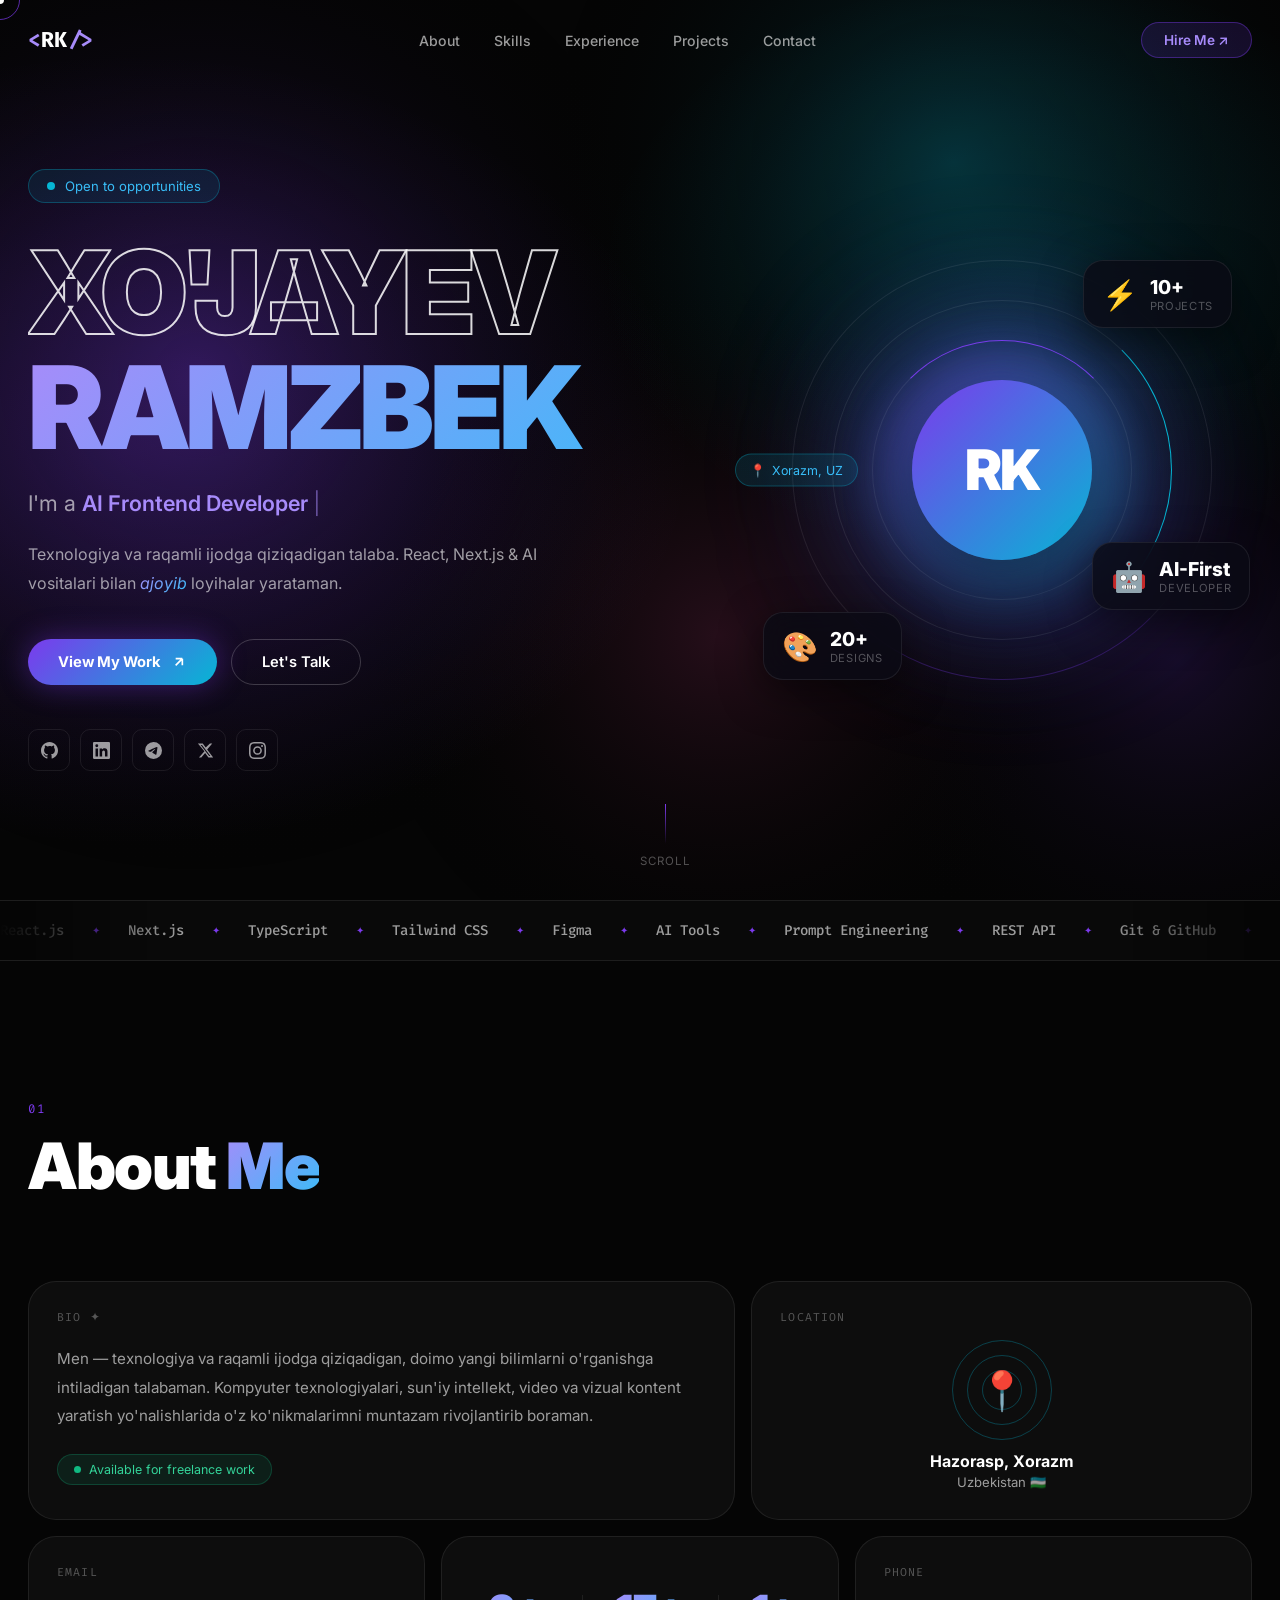
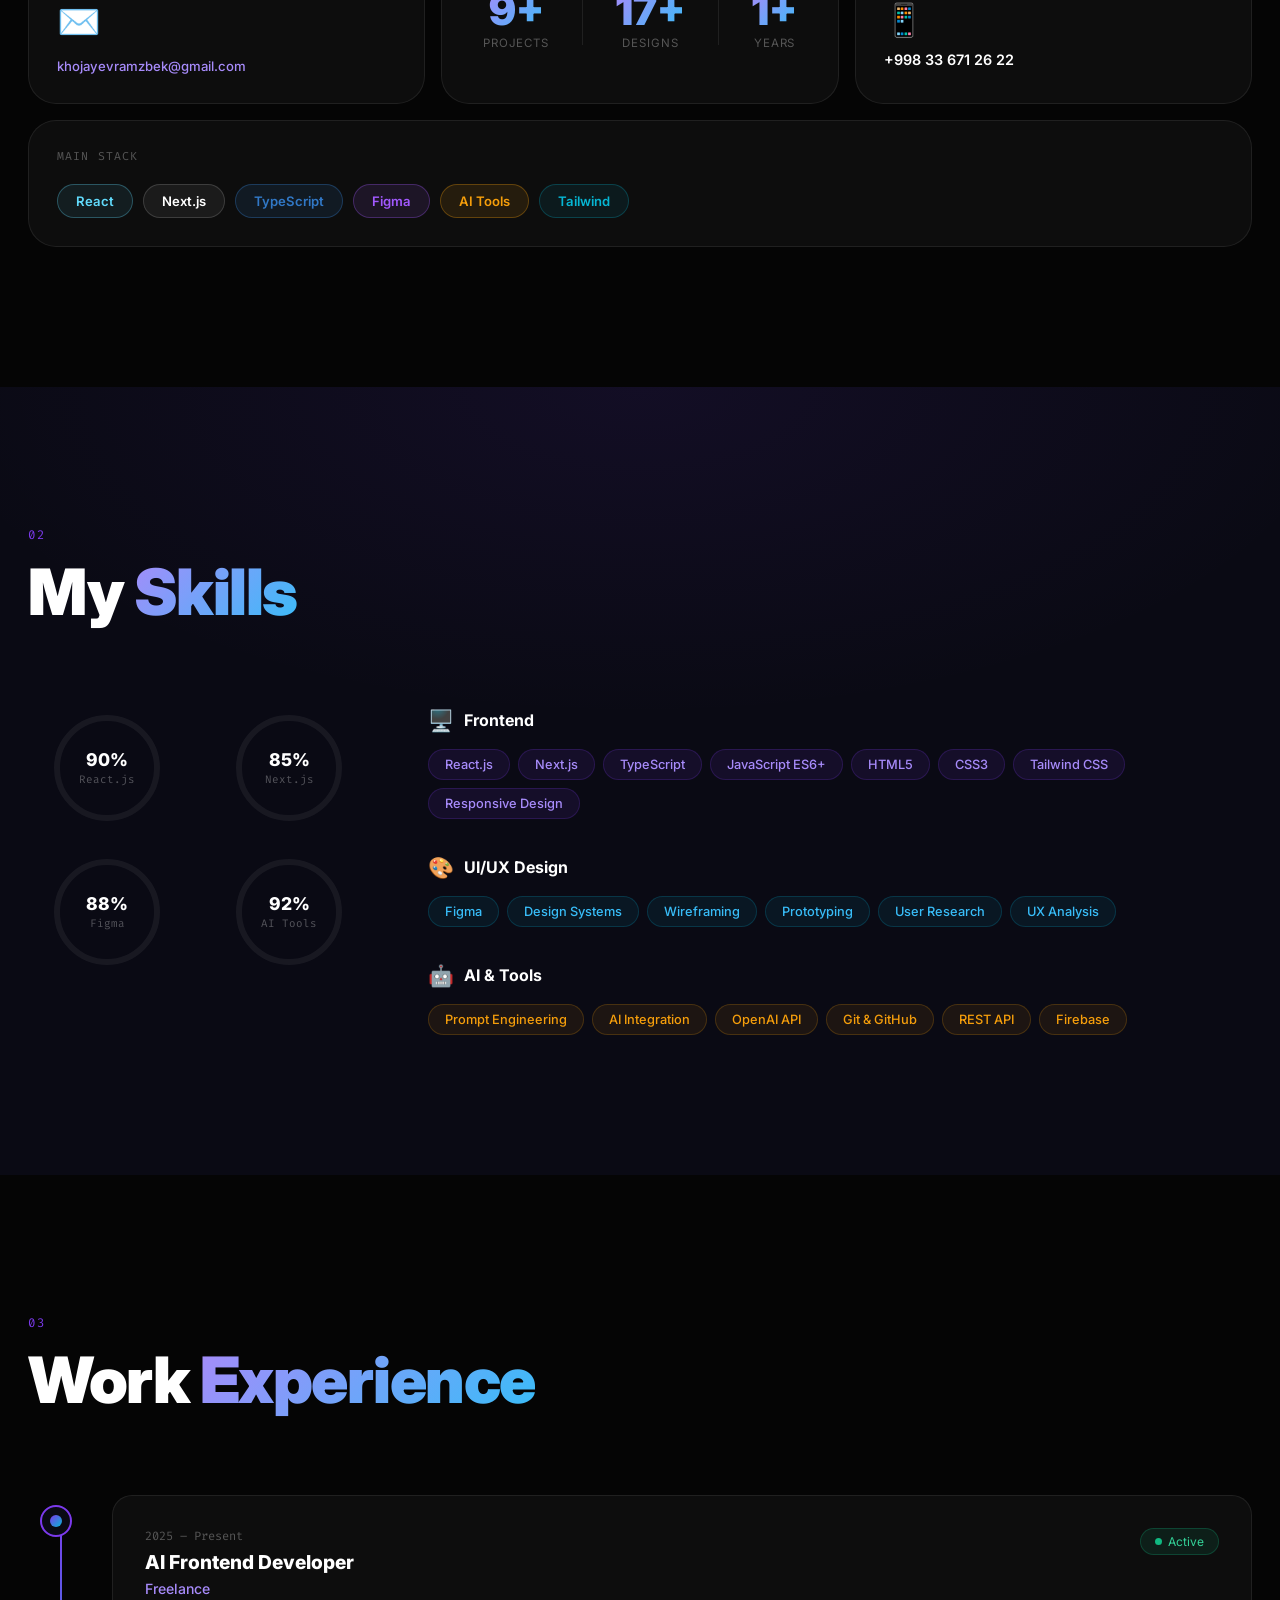
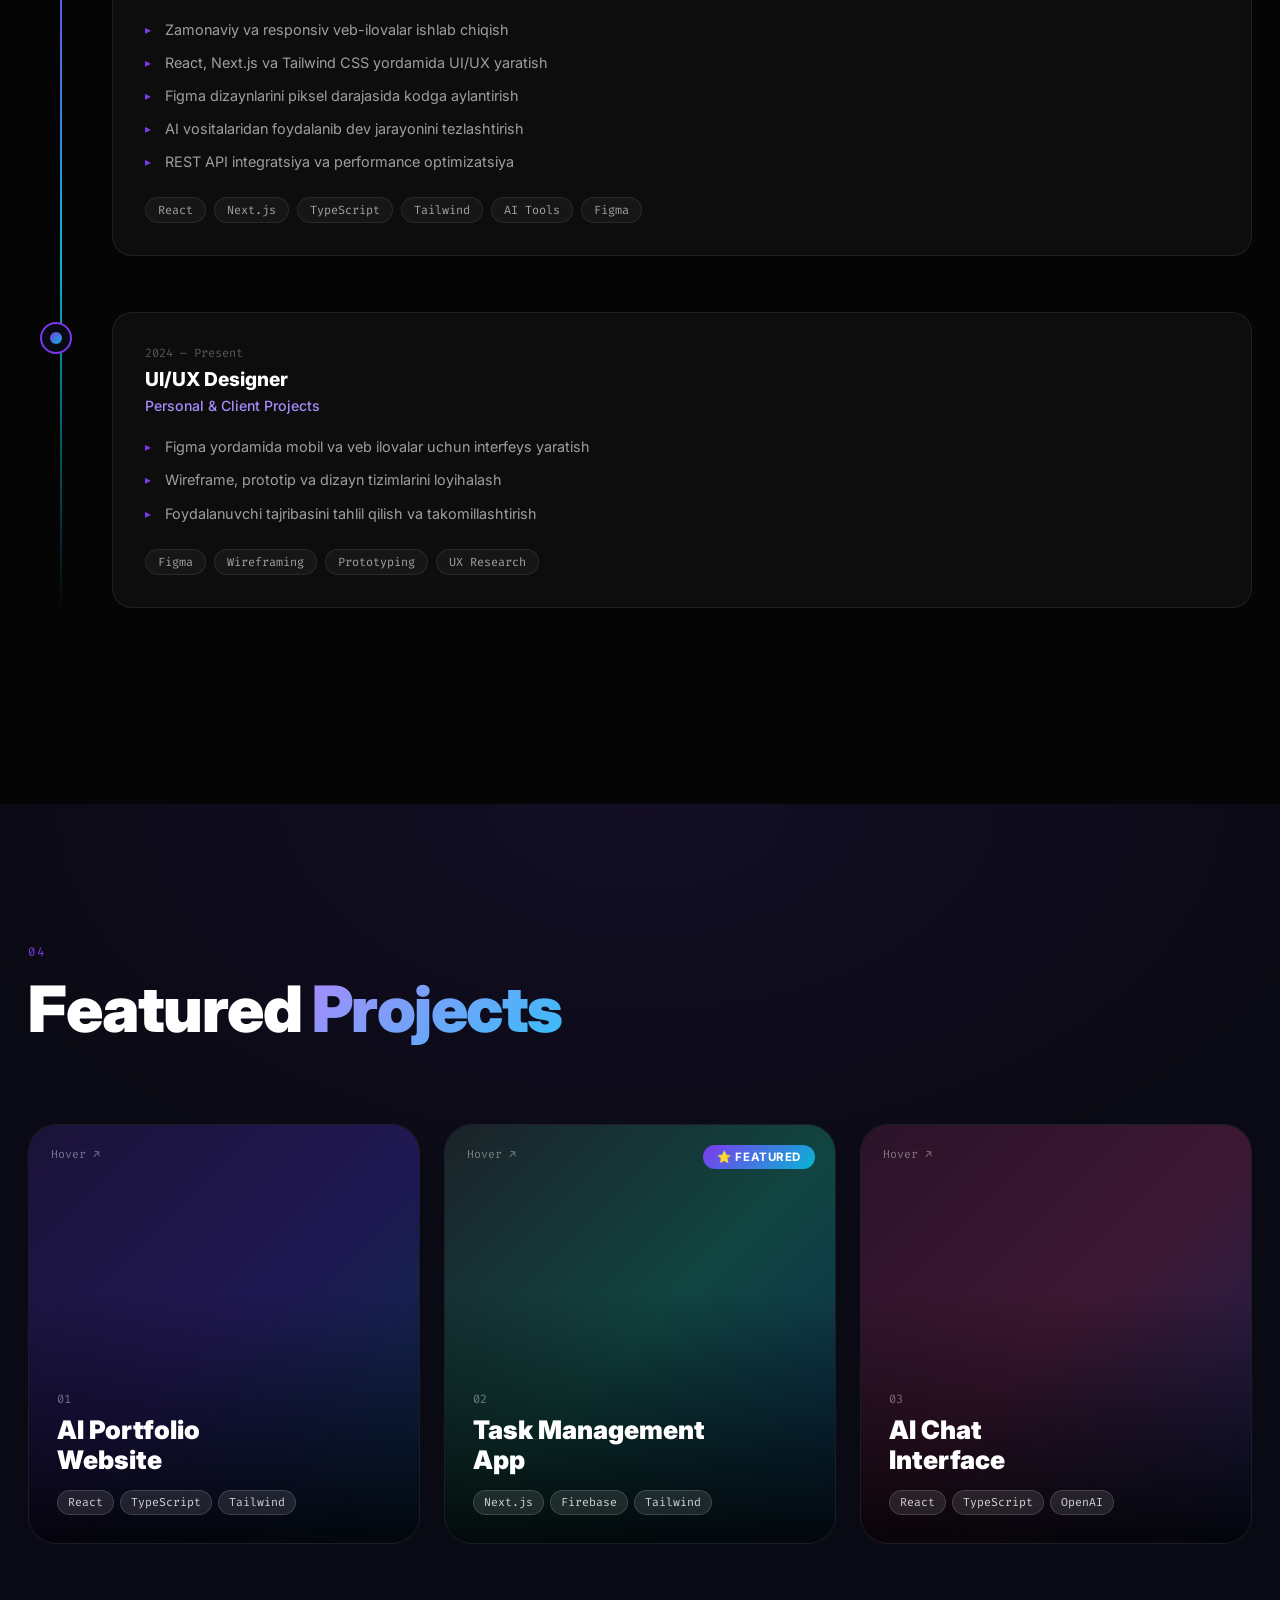
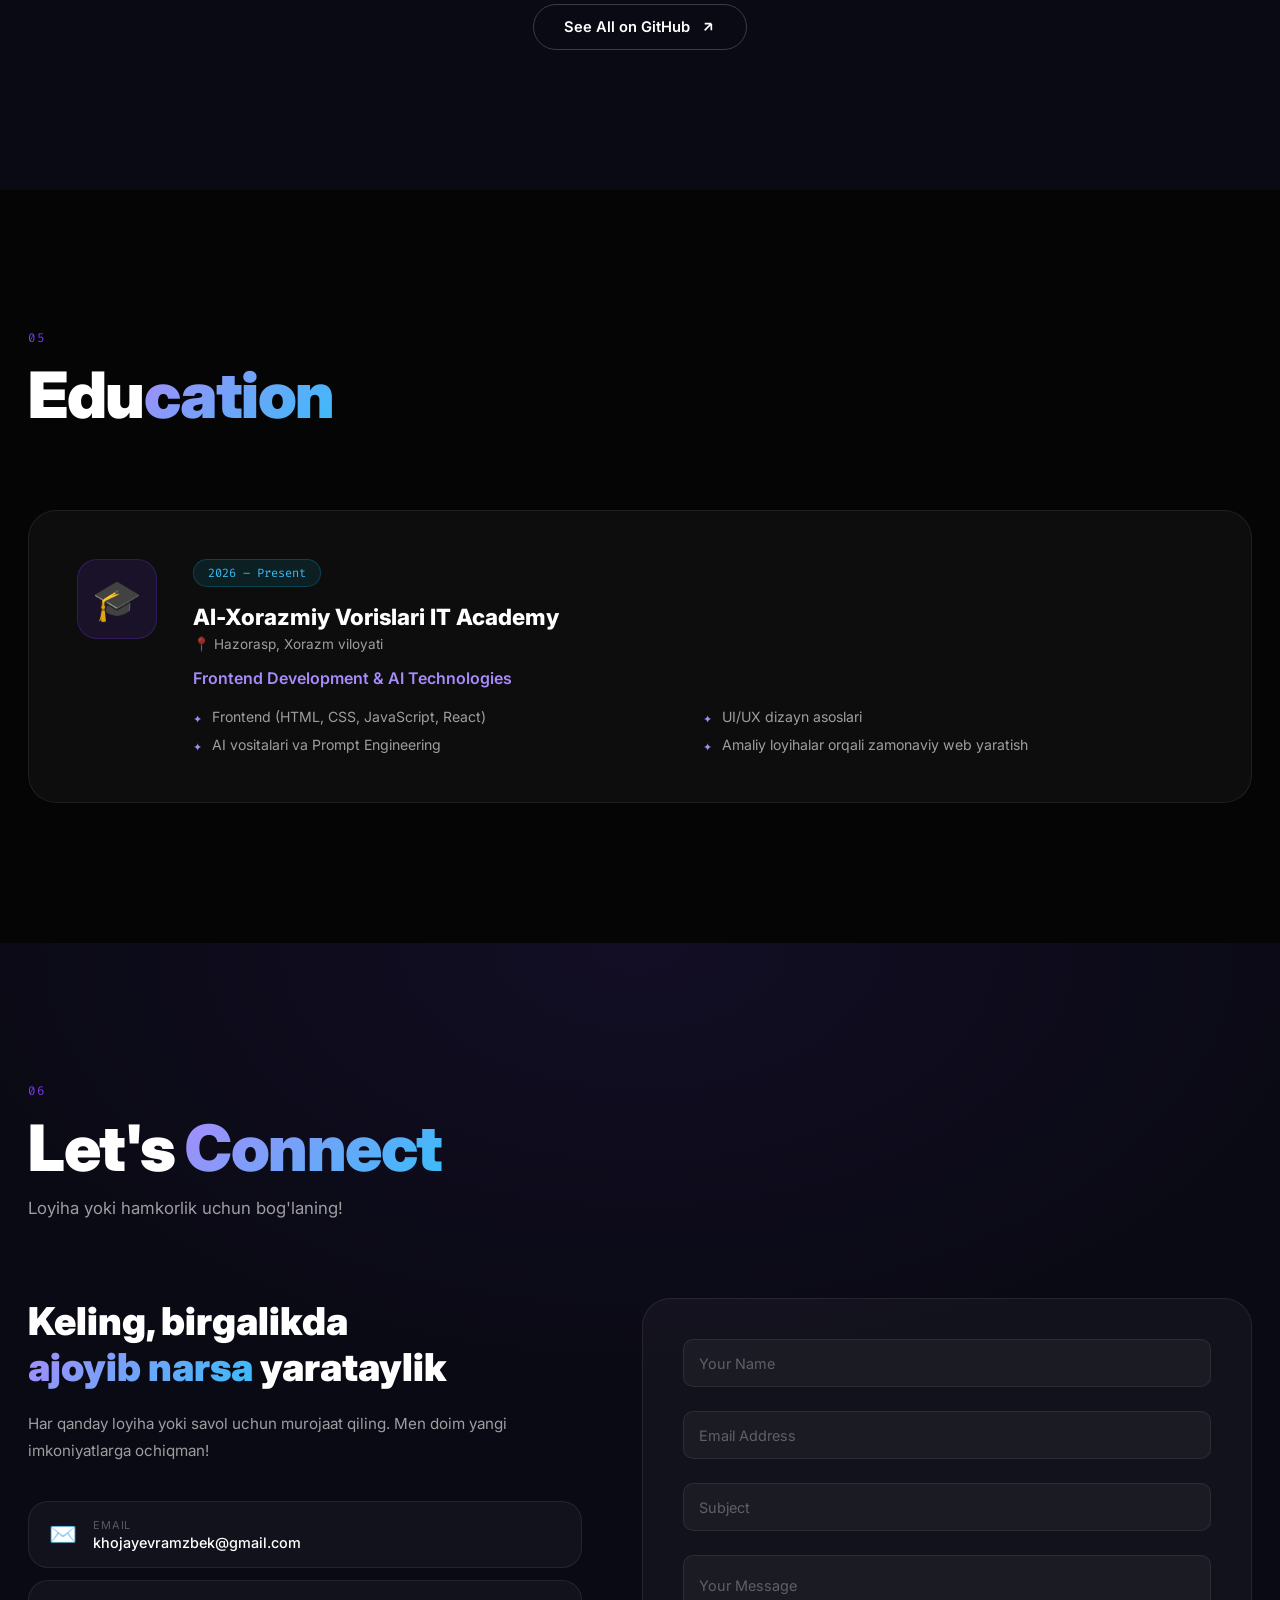
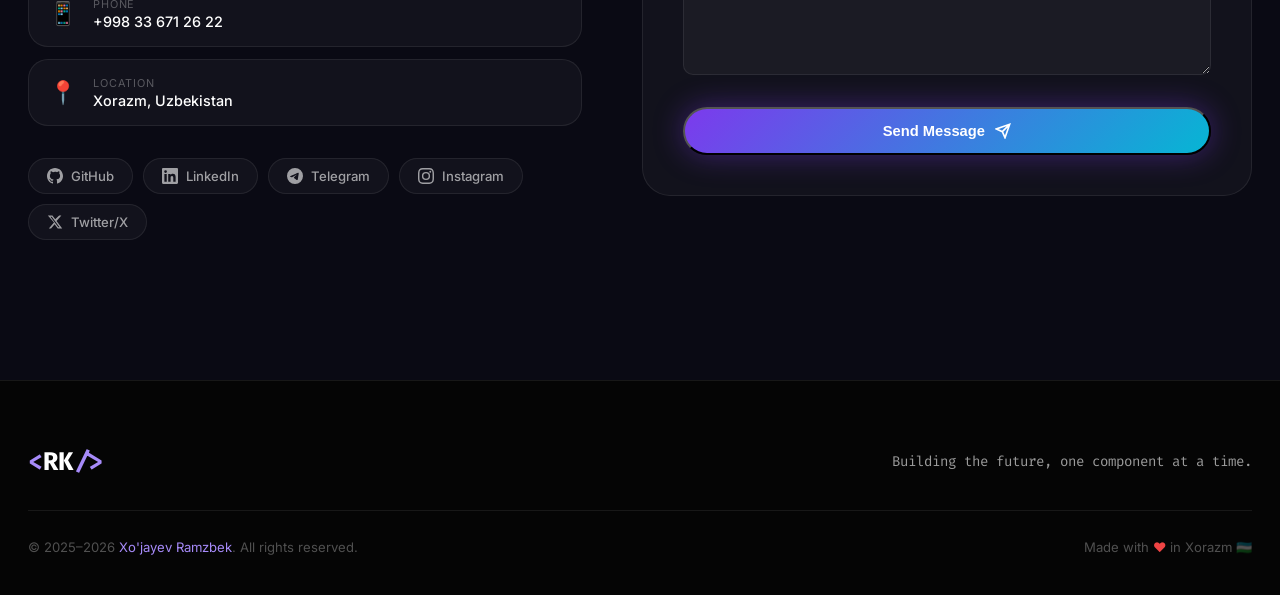
<file: index.html>
<!DOCTYPE html>
<html lang="en">
<head>
  <meta charset="UTF-8"/>
  <meta name="viewport" content="width=device-width, initial-scale=1.0"/>
  <title>Ramzbek Khojayev — AI Frontend Developer & UI/UX Designer</title>
  <meta name="description" content="Portfolio of Ramzbek Khojayev — AI-powered Frontend Developer & UI/UX Designer from Khorezm, Uzbekistan."/>
  <meta name="keywords" content="Ramzbek Khojayev, Frontend Developer, UI/UX Designer, React, Next.js, TypeScript, AI"/>
  <meta property="og:title" content="Ramzbek Khojayev — Portfolio"/>
  <meta property="og:description" content="AI-Powered Frontend Developer & UI/UX Designer"/>
  <link rel="preconnect" href="https://fonts.googleapis.com"/>
  <link rel="preconnect" href="https://fonts.gstatic.com" crossorigin/>
  <link href="https://fonts.googleapis.com/css2?family=Inter:wght@300;400;500;600;700;800;900&family=Fira+Code:wght@400;500;600&display=swap" rel="stylesheet"/>
  <link rel="stylesheet" href="style.css"/>
</head>
<body>

<!-- ═══════════════════════════════════════
     LOADER
═══════════════════════════════════════ -->
<div id="loader">
  <div class="ldr-bg"></div>
  <div class="ldr-content">
    <div class="ldr-logo">
      <span class="ldr-l1">R</span><span class="ldr-l2">K</span>
    </div>
    <div class="ldr-track"><div class="ldr-fill" id="ldr-fill"></div></div>
    <p class="ldr-txt" id="ldr-txt">Loading portfolio...</p>
  </div>
</div>

<!-- ═══════════════════════════════════════
     CURSOR
═══════════════════════════════════════ -->
<div id="cur-dot"></div>
<div id="cur-blob"></div>

<!-- ═══════════════════════════════════════
     NOISE + SCROLL PROGRESS
═══════════════════════════════════════ -->
<canvas id="noise-canvas" aria-hidden="true"></canvas>
<div id="sp-bar"></div>

<!-- ═══════════════════════════════════════
     NAV
═══════════════════════════════════════ -->
<nav id="nav">
  <div class="nav-in">
    <a href="#hero" class="nav-logo">
      <span class="nl-lt">&lt;</span>RK<span class="nl-lt">/&gt;</span>
    </a>
    <ul id="nav-list" role="menubar">
      <li><a href="#about"      class="nav-a" data-section="about">About</a></li>
      <li><a href="#skills"     class="nav-a" data-section="skills">Skills</a></li>
      <li><a href="#experience" class="nav-a" data-section="experience">Experience</a></li>
      <li><a href="#projects"   class="nav-a" data-section="projects">Projects</a></li>
      <li><a href="#contact"    class="nav-a" data-section="contact">Contact</a></li>
    </ul>
    <a href="mailto:khojayevramzbek@gmail.com" class="nav-hire mag-el">Hire Me ↗</a>
    <button class="burger" id="burger" aria-label="Toggle menu">
      <span></span><span></span>
    </button>
  </div>
</nav>

<!-- ═══════════════════════════════════════
     HERO
═══════════════════════════════════════ -->
<section id="hero">
  <canvas id="bg-canvas"></canvas>
  <div class="hero-in">

    <div class="hero-left">
      <div class="h-chip" id="h-chip">
        <span class="chip-pulse"></span>
        Open to opportunities
      </div>

      <div class="h-name" id="h-name">
        <div class="hn-line" data-text="XO'JAYEV">
          <span class="hn-word outline-word">XO'JAYEV</span>
        </div>
        <div class="hn-line" data-text="RAMZBEK">
          <span class="hn-word fill-word">RAMZBEK</span>
        </div>
      </div>

      <div class="h-role-wrap">
        <span class="h-role-pre">I'm a </span>
        <span id="h-role" class="h-role-typed"></span>
        <span class="h-caret">|</span>
      </div>

      <p class="h-bio">
        Texnologiya va raqamli ijodga qiziqadigan talaba.
        React, Next.js & AI vositalari bilan <em>ajoyib</em> loyihalar yarataman.
      </p>

      <div class="h-btns">
        <a href="#projects" class="mag-el btn-fill" id="btn-work">
          <span>View My Work</span>
          <svg viewBox="0 0 24 24" fill="none" stroke="currentColor" stroke-width="2.5"><path d="M7 17L17 7M17 7H7M17 7v10"/></svg>
        </a>
        <a href="#contact" class="mag-el btn-ghost" id="btn-contact">
          <span>Let's Talk</span>
        </a>
      </div>

      <div class="h-socials">
        <a href="https://github.com/khojayevramzbek-glitch" target="_blank" class="hs-ico mag-el" aria-label="GitHub">
          <svg viewBox="0 0 24 24" fill="currentColor"><path d="M12 0C5.374 0 0 5.373 0 12c0 5.302 3.438 9.8 8.207 11.387.599.111.793-.261.793-.577v-2.234c-3.338.726-4.033-1.416-4.033-1.416-.546-1.387-1.333-1.756-1.333-1.756-1.089-.745.083-.729.083-.729 1.205.084 1.839 1.237 1.839 1.237 1.07 1.834 2.807 1.304 3.492.997.107-.775.418-1.305.762-1.604-2.665-.305-5.467-1.334-5.467-5.931 0-1.311.469-2.381 1.236-3.221-.124-.303-.535-1.524.117-3.176 0 0 1.008-.322 3.301 1.23A11.509 11.509 0 0112 5.803c1.02.005 2.047.138 3.006.404 2.291-1.552 3.297-1.23 3.297-1.23.653 1.653.242 2.874.118 3.176.77.84 1.235 1.911 1.235 3.221 0 4.609-2.807 5.624-5.479 5.921.43.372.823 1.102.823 2.222v3.293c0 .319.192.694.801.576C20.566 21.797 24 17.3 24 12c0-6.627-5.373-12-12-12z"/></svg>
        </a>
        <a href="https://www.linkedin.com/in/ramzbek-khojayev-2443ab426/" target="_blank" class="hs-ico mag-el" aria-label="LinkedIn">
          <svg viewBox="0 0 24 24" fill="currentColor"><path d="M20.447 20.452h-3.554v-5.569c0-1.328-.027-3.037-1.852-3.037-1.853 0-2.136 1.445-2.136 2.939v5.667H9.351V9h3.414v1.561h.046c.477-.9 1.637-1.85 3.37-1.85 3.601 0 4.267 2.37 4.267 5.455v6.286zM5.337 7.433a2.062 2.062 0 01-2.063-2.065 2.064 2.064 0 112.063 2.065zm1.782 13.019H3.555V9h3.564v11.452zM22.225 0H1.771C.792 0 0 .774 0 1.729v20.542C0 23.227.792 24 1.771 24h20.451C23.2 24 24 23.227 24 22.271V1.729C24 .774 23.2 0 22.222 0h.003z"/></svg>
        </a>
        <a href="https://t.me/khojayev_ramz" target="_blank" class="hs-ico mag-el" aria-label="Telegram">
          <svg viewBox="0 0 24 24" fill="currentColor"><path d="M11.944 0A12 12 0 0 0 0 12a12 12 0 0 0 12 12 12 12 0 0 0 12-12A12 12 0 0 0 12 0a12 12 0 0 0-.056 0zm4.962 7.224c.1-.002.321.023.465.14a.506.506 0 0 1 .171.325c.016.093.036.306.02.472-.18 1.898-.962 6.502-1.36 8.627-.168.9-.499 1.201-.82 1.23-.696.065-1.225-.46-1.9-.902-1.056-.693-1.653-1.124-2.678-1.8-1.185-.78-.417-1.21.258-1.91.177-.184 3.247-2.977 3.307-3.23.007-.032.014-.15-.056-.212s-.174-.041-.249-.024c-.106.024-1.793 1.14-5.061 3.345-.48.33-.913.49-1.302.48-.428-.008-1.252-.241-1.865-.44-.752-.245-1.349-.374-1.297-.789.027-.216.325-.437.893-.663 3.498-1.524 5.83-2.529 6.998-3.014 3.332-1.386 4.025-1.627 4.476-1.635z"/></svg>
        </a>
        <a href="https://x.com/RamzbekK36444" target="_blank" class="hs-ico mag-el" aria-label="Twitter">
          <svg viewBox="0 0 24 24" fill="currentColor"><path d="M18.244 2.25h3.308l-7.227 8.26 8.502 11.24H16.17l-4.714-6.231-5.401 6.231H2.747l7.73-8.835L1.254 2.25H8.08l4.259 5.63zm-1.161 17.52h1.833L7.084 4.126H5.117z"/></svg>
        </a>
        <a href="https://www.instagram.com/khojayev.ramz" target="_blank" class="hs-ico mag-el" aria-label="Instagram">
          <svg viewBox="0 0 24 24" fill="currentColor"><path d="M12 2.163c3.204 0 3.584.012 4.85.07 3.252.148 4.771 1.691 4.919 4.919.058 1.265.069 1.645.069 4.849 0 3.205-.012 3.584-.069 4.849-.149 3.225-1.664 4.771-4.919 4.919-1.266.058-1.644.07-4.85.07-3.204 0-3.584-.012-4.849-.07-3.26-.149-4.771-1.699-4.919-4.92-.058-1.265-.07-1.644-.07-4.849 0-3.204.013-3.583.07-4.849.149-3.227 1.664-4.771 4.919-4.919 1.266-.057 1.645-.069 4.849-.069zm0-2.163c-3.259 0-3.667.014-4.947.072-4.358.2-6.78 2.618-6.98 6.98-.059 1.281-.073 1.689-.073 4.948 0 3.259.014 3.668.072 4.948.2 4.358 2.618 6.78 6.98 6.98 1.281.058 1.689.072 4.948.072 3.259 0 3.668-.014 4.948-.072 4.354-.2 6.782-2.618 6.979-6.98.059-1.28.073-1.689.073-4.948 0-3.259-.014-3.667-.072-4.947-.196-4.354-2.617-6.78-6.979-6.98-1.281-.059-1.69-.073-4.949-.073zm0 5.838a6.162 6.162 0 100 12.324 6.162 6.162 0 000-12.324zM12 16a4 4 0 110-8 4 4 0 010 8zm6.406-11.845a1.44 1.44 0 100 2.881 1.44 1.44 0 000-2.881z"/></svg>
        </a>
      </div>
    </div>

    <div class="hero-right">
      <div class="hv-wrap">
        <div class="hv-orb hv-o1"></div>
        <div class="hv-orb hv-o2"></div>
        <div class="hv-ring hv-r1"></div>
        <div class="hv-ring hv-r2"></div>
        <div class="hv-ring hv-r3"></div>
        <div class="hv-avatar">
          <div class="hva-glow"></div>
          <div class="hva-face">RK</div>
        </div>
        <div class="hv-card hvc-a">
          <span class="hvc-ico">⚡</span>
          <div><div class="hvc-val">10+</div><div class="hvc-lab">Projects</div></div>
        </div>
        <div class="hv-card hvc-b">
          <span class="hvc-ico">🤖</span>
          <div><div class="hvc-val">AI-First</div><div class="hvc-lab">Developer</div></div>
        </div>
        <div class="hv-card hvc-c">
          <span class="hvc-ico">🎨</span>
          <div><div class="hvc-val">20+</div><div class="hvc-lab">Designs</div></div>
        </div>
        <div class="hv-loc">
          <span>📍</span><span>Xorazm, UZ</span>
        </div>
      </div>
    </div>
  </div>

  <div class="hero-scroll-hint">
    <div class="hsh-line"></div>
    <span>Scroll</span>
  </div>
</section>

<!-- ═══════════════════════════════════════
     MARQUEE
═══════════════════════════════════════ -->
<div class="mq-wrap" aria-label="Technologies">
  <div class="mq-track">
    <div class="mq-inner">
      <span>React.js</span><span class="mq-sep">✦</span>
      <span>Next.js</span><span class="mq-sep">✦</span>
      <span>TypeScript</span><span class="mq-sep">✦</span>
      <span>Tailwind CSS</span><span class="mq-sep">✦</span>
      <span>Figma</span><span class="mq-sep">✦</span>
      <span>AI Tools</span><span class="mq-sep">✦</span>
      <span>Prompt Engineering</span><span class="mq-sep">✦</span>
      <span>REST API</span><span class="mq-sep">✦</span>
      <span>Git & GitHub</span><span class="mq-sep">✦</span>
      <span>OpenAI API</span><span class="mq-sep">✦</span>
      <span>Firebase</span><span class="mq-sep">✦</span>
      <span>UI/UX Design</span><span class="mq-sep">✦</span>
    </div>
    <div class="mq-inner" aria-hidden="true">
      <span>React.js</span><span class="mq-sep">✦</span>
      <span>Next.js</span><span class="mq-sep">✦</span>
      <span>TypeScript</span><span class="mq-sep">✦</span>
      <span>Tailwind CSS</span><span class="mq-sep">✦</span>
      <span>Figma</span><span class="mq-sep">✦</span>
      <span>AI Tools</span><span class="mq-sep">✦</span>
      <span>Prompt Engineering</span><span class="mq-sep">✦</span>
      <span>REST API</span><span class="mq-sep">✦</span>
      <span>Git & GitHub</span><span class="mq-sep">✦</span>
      <span>OpenAI API</span><span class="mq-sep">✦</span>
      <span>Firebase</span><span class="mq-sep">✦</span>
      <span>UI/UX Design</span><span class="mq-sep">✦</span>
    </div>
  </div>
</div>

<!-- ═══════════════════════════════════════
     ABOUT  — Bento Grid
═══════════════════════════════════════ -->
<section id="about" class="sec">
  <div class="sec-in">
    <div class="sec-hd" data-reveal="fade">
      <span class="sec-num">01</span>
      <h2 class="sec-title">About <em>Me</em></h2>
    </div>

    <div class="bento">
      <div class="bc bc-bio" data-reveal="up">
        <div class="bc-tag">Bio ✦</div>
        <p class="bio-txt">
          Men — texnologiya va raqamli ijodga qiziqadigan, doimo yangi bilimlarni
          o'rganishga intiladigan talabaman. Kompyuter texnologiyalari, sun'iy intellekt,
          video va vizual kontent yaratish yo'nalishlarida o'z ko'nikmalarimni
          muntazam rivojlantirib boraman.
        </p>
        <div class="bio-avail">
          <span class="avail-dot"></span>
          Available for freelance work
        </div>
      </div>

      <div class="bc bc-loc" data-reveal="up">
        <div class="bc-tag">Location</div>
        <div class="loc-map">
          <div class="loc-pin">📍</div>
          <div class="loc-ripple r1"></div>
          <div class="loc-ripple r2"></div>
          <div class="loc-ripple r3"></div>
        </div>
        <div class="loc-info">
          <strong>Hazorasp, Xorazm</strong>
          <span>Uzbekistan 🇺🇿</span>
        </div>
      </div>

      <div class="bc bc-email" data-reveal="up">
        <div class="bc-tag">Email</div>
        <div class="email-ico">✉️</div>
        <a href="mailto:khojayevramzbek@gmail.com" class="email-link">
          khojayevramzbek@gmail.com
        </a>
      </div>

      <div class="bc bc-stats" data-reveal="up">
        <div class="stat-row">
          <div class="st-i">
            <span class="st-n" data-count="10">0</span>
            <span class="st-l">Projects</span>
          </div>
          <div class="st-div"></div>
          <div class="st-i">
            <span class="st-n" data-count="20">0</span>
            <span class="st-l">Designs</span>
          </div>
          <div class="st-div"></div>
          <div class="st-i">
            <span class="st-n" data-count="2">0</span>
            <span class="st-l">Years</span>
          </div>
        </div>
      </div>

      <div class="bc bc-phone" data-reveal="up">
        <div class="bc-tag">Phone</div>
        <div class="ph-ico">📱</div>
        <a href="tel:+998336712622" class="ph-num">+998 33 671 26 22</a>
      </div>

      <div class="bc bc-stack" data-reveal="up">
        <div class="bc-tag">Main Stack</div>
        <div class="stack-pills">
          <span class="sp sp-react">React</span>
          <span class="sp sp-next">Next.js</span>
          <span class="sp sp-ts">TypeScript</span>
          <span class="sp sp-figma">Figma</span>
          <span class="sp sp-ai">AI Tools</span>
          <span class="sp sp-tw">Tailwind</span>
        </div>
      </div>
    </div>
  </div>
</section>

<!-- ═══════════════════════════════════════
     SKILLS
═══════════════════════════════════════ -->
<section id="skills" class="sec sec-dark">
  <div class="sec-in">
    <div class="sec-hd" data-reveal="fade">
      <span class="sec-num">02</span>
      <h2 class="sec-title">My <em>Skills</em></h2>
    </div>

    <div class="skills-wrap">
      <div class="sk-left" data-reveal="up">
        <div class="sk-circles">
          <div class="skc" data-pct="90">
            <svg viewBox="0 0 120 120">
              <circle class="skc-track" cx="60" cy="60" r="50"/>
              <circle class="skc-prog skc-p1" cx="60" cy="60" r="50"/>
            </svg>
            <div class="skc-info"><span class="skc-pct">90%</span><span class="skc-name">React.js</span></div>
          </div>
          <div class="skc" data-pct="85">
            <svg viewBox="0 0 120 120">
              <circle class="skc-track" cx="60" cy="60" r="50"/>
              <circle class="skc-prog skc-p2" cx="60" cy="60" r="50"/>
            </svg>
            <div class="skc-info"><span class="skc-pct">85%</span><span class="skc-name">Next.js</span></div>
          </div>
          <div class="skc" data-pct="88">
            <svg viewBox="0 0 120 120">
              <circle class="skc-track" cx="60" cy="60" r="50"/>
              <circle class="skc-prog skc-p3" cx="60" cy="60" r="50"/>
            </svg>
            <div class="skc-info"><span class="skc-pct">88%</span><span class="skc-name">Figma</span></div>
          </div>
          <div class="skc" data-pct="92">
            <svg viewBox="0 0 120 120">
              <circle class="skc-track" cx="60" cy="60" r="50"/>
              <circle class="skc-prog skc-p4" cx="60" cy="60" r="50"/>
            </svg>
            <div class="skc-info"><span class="skc-pct">92%</span><span class="skc-name">AI Tools</span></div>
          </div>
        </div>
      </div>

      <div class="sk-right">
        <div class="sg" data-reveal="up">
          <h3 class="sg-h"><span class="sg-em">🖥️</span> Frontend</h3>
          <div class="sg-pills">
            <span class="skp">React.js</span><span class="skp">Next.js</span>
            <span class="skp">TypeScript</span><span class="skp">JavaScript ES6+</span>
            <span class="skp">HTML5</span><span class="skp">CSS3</span>
            <span class="skp">Tailwind CSS</span><span class="skp">Responsive Design</span>
          </div>
        </div>
        <div class="sg" data-reveal="up">
          <h3 class="sg-h"><span class="sg-em">🎨</span> UI/UX Design</h3>
          <div class="sg-pills">
            <span class="skp skp-d">Figma</span><span class="skp skp-d">Design Systems</span>
            <span class="skp skp-d">Wireframing</span><span class="skp skp-d">Prototyping</span>
            <span class="skp skp-d">User Research</span><span class="skp skp-d">UX Analysis</span>
          </div>
        </div>
        <div class="sg" data-reveal="up">
          <h3 class="sg-h"><span class="sg-em">🤖</span> AI & Tools</h3>
          <div class="sg-pills">
            <span class="skp skp-a">Prompt Engineering</span><span class="skp skp-a">AI Integration</span>
            <span class="skp skp-a">OpenAI API</span><span class="skp skp-a">Git & GitHub</span>
            <span class="skp skp-a">REST API</span><span class="skp skp-a">Firebase</span>
          </div>
        </div>
      </div>
    </div>
  </div>
</section>

<!-- ═══════════════════════════════════════
     EXPERIENCE
═══════════════════════════════════════ -->
<section id="experience" class="sec">
  <div class="sec-in">
    <div class="sec-hd" data-reveal="fade">
      <span class="sec-num">03</span>
      <h2 class="sec-title">Work <em>Experience</em></h2>
    </div>
    <div class="tl-wrap">
      <div class="tl-spine" id="tl-spine"></div>

      <div class="tl-item" data-reveal="up">
        <div class="tl-dot"><div class="tld-inner"></div></div>
        <div class="tl-card">
          <div class="tlc-head">
            <div>
              <span class="tlc-date">2025 – Present</span>
              <h3 class="tlc-role">AI Frontend Developer</h3>
              <span class="tlc-co">Freelance</span>
            </div>
            <div class="tlc-active"><span></span> Active</div>
          </div>
          <ul class="tlc-ul">
            <li>Zamonaviy va responsiv veb-ilovalar ishlab chiqish</li>
            <li>React, Next.js va Tailwind CSS yordamida UI/UX yaratish</li>
            <li>Figma dizaynlarini piksel darajasida kodga aylantirish</li>
            <li>AI vositalaridan foydalanib dev jarayonini tezlashtirish</li>
            <li>REST API integratsiya va performance optimizatsiya</li>
          </ul>
          <div class="tlc-tags">
            <span>React</span><span>Next.js</span><span>TypeScript</span>
            <span>Tailwind</span><span>AI Tools</span><span>Figma</span>
          </div>
        </div>
      </div>

      <div class="tl-item" data-reveal="up">
        <div class="tl-dot"><div class="tld-inner"></div></div>
        <div class="tl-card">
          <div class="tlc-head">
            <div>
              <span class="tlc-date">2024 – Present</span>
              <h3 class="tlc-role">UI/UX Designer</h3>
              <span class="tlc-co">Personal & Client Projects</span>
            </div>
          </div>
          <ul class="tlc-ul">
            <li>Figma yordamida mobil va veb ilovalar uchun interfeys yaratish</li>
            <li>Wireframe, prototip va dizayn tizimlarini loyihalash</li>
            <li>Foydalanuvchi tajribasini tahlil qilish va takomillashtirish</li>
          </ul>
          <div class="tlc-tags">
            <span>Figma</span><span>Wireframing</span><span>Prototyping</span><span>UX Research</span>
          </div>
        </div>
      </div>
    </div>
  </div>
</section>

<!-- ═══════════════════════════════════════
     PROJECTS — 3D Flip Cards
═══════════════════════════════════════ -->
<section id="projects" class="sec sec-dark">
  <div class="sec-in">
    <div class="sec-hd" data-reveal="fade">
      <span class="sec-num">04</span>
      <h2 class="sec-title">Featured <em>Projects</em></h2>
    </div>

    <div class="proj-grid">

      <div class="pj" data-reveal="up">
        <div class="pj-inner">
          <div class="pj-front">
            <div class="pjf-bg pjfb-1"></div>
            <div class="pjf-overlay"></div>
            <span class="pj-num">01</span>
            <h3 class="pj-title">AI Portfolio<br/>Website</h3>
            <div class="pj-tech-row">
              <span>React</span><span>TypeScript</span><span>Tailwind</span>
            </div>
            <div class="pj-hint">Hover ↗</div>
          </div>
          <div class="pj-back">
            <span class="pj-num">01</span>
            <h3 class="pj-back-title">AI Portfolio Website</h3>
            <p class="pj-desc">Zamonaviy va responsiv shaxsiy portfolio veb-sayti. Minimalistik dizayn, animatsiyalar va foydalanuvchi uchun qulay interfeys.</p>
            <div class="pj-tech-row">
              <span>React</span><span>TypeScript</span><span>Tailwind</span><span>Framer Motion</span>
            </div>
            <a href="https://github.com/khojayevramzbek-glitch" target="_blank" class="pj-gh-link">
              <svg viewBox="0 0 24 24" fill="currentColor"><path d="M12 0C5.374 0 0 5.373 0 12c0 5.302 3.438 9.8 8.207 11.387.599.111.793-.261.793-.577v-2.234c-3.338.726-4.033-1.416-4.033-1.416-.546-1.387-1.333-1.756-1.333-1.756-1.089-.745.083-.729.083-.729 1.205.084 1.839 1.237 1.839 1.237 1.07 1.834 2.807 1.304 3.492.997.107-.775.418-1.305.762-1.604-2.665-.305-5.467-1.334-5.467-5.931 0-1.311.469-2.381 1.236-3.221-.124-.303-.535-1.524.117-3.176 0 0 1.008-.322 3.301 1.23A11.509 11.509 0 0112 5.803c1.02.005 2.047.138 3.006.404 2.291-1.552 3.297-1.23 3.297-1.23.653 1.653.242 2.874.118 3.176.77.84 1.235 1.911 1.235 3.221 0 4.609-2.807 5.624-5.479 5.921.43.372.823 1.102.823 2.222v3.293c0 .319.192.694.801.576C20.566 21.797 24 17.3 24 12c0-6.627-5.373-12-12-12z"/></svg>
              View on GitHub ↗
            </a>
          </div>
        </div>
      </div>

      <div class="pj pj-featured" data-reveal="up">
        <div class="pj-inner">
          <div class="pj-front">
            <div class="pjf-bg pjfb-2"></div>
            <div class="pjf-overlay"></div>
            <div class="pj-feat-tag">⭐ Featured</div>
            <span class="pj-num">02</span>
            <h3 class="pj-title">Task Management<br/>App</h3>
            <div class="pj-tech-row">
              <span>Next.js</span><span>Firebase</span><span>Tailwind</span>
            </div>
            <div class="pj-hint">Hover ↗</div>
          </div>
          <div class="pj-back">
            <span class="pj-num">02</span>
            <h3 class="pj-back-title">Task Management App</h3>
            <p class="pj-desc">Kundalik vazifalarni yaratish, tahrirlash va boshqarish imkonini beruvchi veb-ilova. Zamonaviy UI/UX va real-time sync.</p>
            <div class="pj-tech-row">
              <span>Next.js</span><span>React</span><span>Tailwind</span><span>Firebase</span>
            </div>
            <div style="display:flex;gap:10px;margin-top:4px;">
              <a href="https://khojayevramzbek-glitch.github.io/task-management-app/" target="_blank" class="pj-gh-link">
                <svg viewBox="0 0 24 24" fill="none" stroke="currentColor" stroke-width="2.5"><path d="M18 13v6a2 2 0 0 1-2 2H5a2 2 0 0 1-2-2V8a2 2 0 0 1 2-2h6"></path><polyline points="15 3 21 3 21 9"></polyline><line x1="10" y1="14" x2="21" y2="3"></line></svg>
                Live Demo ↗
              </a>
              <a href="https://github.com/khojayevramzbek-glitch/task-management-app" target="_blank" class="pj-gh-link">
                <svg viewBox="0 0 24 24" fill="currentColor"><path d="M12 0C5.374 0 0 5.373 0 12c0 5.302 3.438 9.8 8.207 11.387.599.111.793-.261.793-.577v-2.234c-3.338.726-4.033-1.416-4.033-1.416-.546-1.387-1.333-1.756-1.333-1.756-1.089-.745.083-.729.083-.729 1.205.084 1.839 1.237 1.839 1.237 1.07 1.834 2.807 1.304 3.492.997.107-.775.418-1.305.762-1.604-2.665-.305-5.467-1.334-5.467-5.931 0-1.311.469-2.381 1.236-3.221-.124-.303-.535-1.524.117-3.176 0 0 1.008-.322 3.301 1.23A11.509 11.509 0 0112 5.803c1.02.005 2.047.138 3.006.404 2.291-1.552 3.297-1.23 3.297-1.23.653 1.653.242 2.874.118 3.176.77.84 1.235 1.911 1.235 3.221 0 4.609-2.807 5.624-5.479 5.921.43.372.823 1.102.823 2.222v3.293c0 .319.192.694.801.576C20.566 21.797 24 17.3 24 12c0-6.627-5.373-12-12-12z"/></svg>
                GitHub ↗
              </a>
            </div>
          </div>
        </div>
      </div>

      <div class="pj" data-reveal="up">
        <div class="pj-inner">
          <div class="pj-front">
            <div class="pjf-bg pjfb-3"></div>
            <div class="pjf-overlay"></div>
            <span class="pj-num">03</span>
            <h3 class="pj-title">AI Chat<br/>Interface</h3>
            <div class="pj-tech-row">
              <span>React</span><span>TypeScript</span><span>OpenAI</span>
            </div>
            <div class="pj-hint">Hover ↗</div>
          </div>
          <div class="pj-back">
            <span class="pj-num">03</span>
            <h3 class="pj-back-title">AI Chat Interface</h3>
            <p class="pj-desc">Sun'iy intellekt bilan muloqot qilish uchun yaratilgan zamonaviy chat ilovasi. Tezkor va qulay foydalanuvchi tajribasi.</p>
            <div class="pj-tech-row">
              <span>React</span><span>TypeScript</span><span>Tailwind</span><span>OpenAI API</span>
            </div>
            <div style="display:flex;gap:10px;margin-top:4px;">
              <a href="https://khojayevramzbek-glitch.github.io/ai-chat-interface/" target="_blank" class="pj-gh-link">
                <svg viewBox="0 0 24 24" fill="none" stroke="currentColor" stroke-width="2.5"><path d="M18 13v6a2 2 0 0 1-2 2H5a2 2 0 0 1-2-2V8a2 2 0 0 1 2-2h6"></path><polyline points="15 3 21 3 21 9"></polyline><line x1="10" y1="14" x2="21" y2="3"></line></svg>
                Live Demo ↗
              </a>
              <a href="https://github.com/khojayevramzbek-glitch/ai-chat-interface" target="_blank" class="pj-gh-link">
                <svg viewBox="0 0 24 24" fill="currentColor"><path d="M12 0C5.374 0 0 5.373 0 12c0 5.302 3.438 9.8 8.207 11.387.599.111.793-.261.793-.577v-2.234c-3.338.726-4.033-1.416-4.033-1.416-.546-1.387-1.333-1.756-1.333-1.756-1.089-.745.083-.729.083-.729 1.205.084 1.839 1.237 1.839 1.237 1.07 1.834 2.807 1.304 3.492.997.107-.775.418-1.305.762-1.604-2.665-.305-5.467-1.334-5.467-5.931 0-1.311.469-2.381 1.236-3.221-.124-.303-.535-1.524.117-3.176 0 0 1.008-.322 3.301 1.23A11.509 11.509 0 0112 5.803c1.02.005 2.047.138 3.006.404 2.291-1.552 3.297-1.23 3.297-1.23.653 1.653.242 2.874.118 3.176.77.84 1.235 1.911 1.235 3.221 0 4.609-2.807 5.624-5.479 5.921.43.372.823 1.102.823 2.222v3.293c0 .319.192.694.801.576C20.566 21.797 24 17.3 24 12c0-6.627-5.373-12-12-12z"/></svg>
                GitHub ↗
              </a>
            </div>
          </div>
        </div>
      </div>

    </div>

    <div class="proj-more" data-reveal="up">
      <a href="https://github.com/khojayevramzbek-glitch" target="_blank" class="mag-el btn-ghost">
        <span>See All on GitHub</span>
        <svg viewBox="0 0 24 24" fill="none" stroke="currentColor" stroke-width="2.5"><path d="M7 17L17 7M17 7H7M17 7v10"/></svg>
      </a>
    </div>
  </div>
</section>

<!-- ═══════════════════════════════════════
     EDUCATION
═══════════════════════════════════════ -->
<section id="education" class="sec">
  <div class="sec-in">
    <div class="sec-hd" data-reveal="fade">
      <span class="sec-num">05</span>
      <h2 class="sec-title">Edu<em>cation</em></h2>
    </div>
    <div class="edu-card" data-reveal="up">
      <div class="edu-left">
        <div class="edu-icon">🎓</div>
      </div>
      <div class="edu-right">
        <span class="edu-badge">2026 – Present</span>
        <h3 class="edu-school">Al-Xorazmiy Vorislari IT Academy</h3>
        <span class="edu-loc">📍 Hazorasp, Xorazm viloyati</span>
        <h4 class="edu-course">Frontend Development & AI Technologies</h4>
        <div class="edu-items">
          <div class="ei"><span class="ei-dot">✦</span> Frontend (HTML, CSS, JavaScript, React)</div>
          <div class="ei"><span class="ei-dot">✦</span> UI/UX dizayn asoslari</div>
          <div class="ei"><span class="ei-dot">✦</span> AI vositalari va Prompt Engineering</div>
          <div class="ei"><span class="ei-dot">✦</span> Amaliy loyihalar orqali zamonaviy web yaratish</div>
        </div>
      </div>
      <div class="edu-glow"></div>
    </div>
  </div>
</section>

<!-- ═══════════════════════════════════════
     CONTACT
═══════════════════════════════════════ -->
<section id="contact" class="sec sec-dark">
  <div class="sec-in">
    <div class="sec-hd" data-reveal="fade">
      <span class="sec-num">06</span>
      <h2 class="sec-title">Let's <em>Connect</em></h2>
      <p class="sec-sub">Loyiha yoki hamkorlik uchun bog'laning!</p>
    </div>

    <div class="ct-wrap">
      <div class="ct-left" data-reveal="up">
        <h3 class="ct-tagline">Keling, birgalikda<br/><em>ajoyib narsa</em> yarataylik</h3>
        <p class="ct-para">Har qanday loyiha yoki savol uchun murojaat qiling. Men doim yangi imkoniyatlarga ochiqman!</p>

        <div class="ct-info-list">
          <a href="mailto:khojayevramzbek@gmail.com" class="cti">
            <span class="cti-ic">✉️</span>
            <div><div class="cti-l">Email</div><div class="cti-v">khojayevramzbek@gmail.com</div></div>
          </a>
          <a href="tel:+998336712622" class="cti">
            <span class="cti-ic">📱</span>
            <div><div class="cti-l">Phone</div><div class="cti-v">+998 33 671 26 22</div></div>
          </a>
          <div class="cti">
            <span class="cti-ic">📍</span>
            <div><div class="cti-l">Location</div><div class="cti-v">Xorazm, Uzbekistan</div></div>
          </div>
        </div>

        <div class="ct-socials">
          <a href="https://github.com/khojayevramzbek-glitch" target="_blank" class="cts mag-el">
            <svg viewBox="0 0 24 24" fill="currentColor"><path d="M12 0C5.374 0 0 5.373 0 12c0 5.302 3.438 9.8 8.207 11.387.599.111.793-.261.793-.577v-2.234c-3.338.726-4.033-1.416-4.033-1.416-.546-1.387-1.333-1.756-1.333-1.756-1.089-.745.083-.729.083-.729 1.205.084 1.839 1.237 1.839 1.237 1.07 1.834 2.807 1.304 3.492.997.107-.775.418-1.305.762-1.604-2.665-.305-5.467-1.334-5.467-5.931 0-1.311.469-2.381 1.236-3.221-.124-.303-.535-1.524.117-3.176 0 0 1.008-.322 3.301 1.23A11.509 11.509 0 0112 5.803c1.02.005 2.047.138 3.006.404 2.291-1.552 3.297-1.23 3.297-1.23.653 1.653.242 2.874.118 3.176.77.84 1.235 1.911 1.235 3.221 0 4.609-2.807 5.624-5.479 5.921.43.372.823 1.102.823 2.222v3.293c0 .319.192.694.801.576C20.566 21.797 24 17.3 24 12c0-6.627-5.373-12-12-12z"/></svg>
            GitHub
          </a>
          <a href="https://www.linkedin.com/in/ramzbek-khojayev-2443ab426/" target="_blank" class="cts mag-el">
            <svg viewBox="0 0 24 24" fill="currentColor"><path d="M20.447 20.452h-3.554v-5.569c0-1.328-.027-3.037-1.852-3.037-1.853 0-2.136 1.445-2.136 2.939v5.667H9.351V9h3.414v1.561h.046c.477-.9 1.637-1.85 3.37-1.85 3.601 0 4.267 2.37 4.267 5.455v6.286zM5.337 7.433a2.062 2.062 0 01-2.063-2.065 2.064 2.064 0 112.063 2.065zm1.782 13.019H3.555V9h3.564v11.452zM22.225 0H1.771C.792 0 0 .774 0 1.729v20.542C0 23.227.792 24 1.771 24h20.451C23.2 24 24 23.227 24 22.271V1.729C24 .774 23.2 0 22.222 0h.003z"/></svg>
            LinkedIn
          </a>
          <a href="https://t.me/khojayev_ramz" target="_blank" class="cts mag-el">
            <svg viewBox="0 0 24 24" fill="currentColor"><path d="M11.944 0A12 12 0 0 0 0 12a12 12 0 0 0 12 12 12 12 0 0 0 12-12A12 12 0 0 0 12 0a12 12 0 0 0-.056 0zm4.962 7.224c.1-.002.321.023.465.14a.506.506 0 0 1 .171.325c.016.093.036.306.02.472-.18 1.898-.962 6.502-1.36 8.627-.168.9-.499 1.201-.82 1.23-.696.065-1.225-.46-1.9-.902-1.056-.693-1.653-1.124-2.678-1.8-1.185-.78-.417-1.21.258-1.91.177-.184 3.247-2.977 3.307-3.23.007-.032.014-.15-.056-.212s-.174-.041-.249-.024c-.106.024-1.793 1.14-5.061 3.345-.48.33-.913.49-1.302.48-.428-.008-1.252-.241-1.865-.44-.752-.245-1.349-.374-1.297-.789.027-.216.325-.437.893-.663 3.498-1.524 5.83-2.529 6.998-3.014 3.332-1.386 4.025-1.627 4.476-1.635z"/></svg>
            Telegram
          </a>
          <a href="https://www.instagram.com/khojayev.ramz" target="_blank" class="cts mag-el">
            <svg viewBox="0 0 24 24" fill="currentColor"><path d="M12 2.163c3.204 0 3.584.012 4.85.07 3.252.148 4.771 1.691 4.919 4.919.058 1.265.069 1.645.069 4.849 0 3.205-.012 3.584-.069 4.849-.149 3.225-1.664 4.771-4.919 4.919-1.266.058-1.644.07-4.85.07-3.204 0-3.584-.012-4.849-.07-3.26-.149-4.771-1.699-4.919-4.92-.058-1.265-.07-1.644-.07-4.849 0-3.204.013-3.583.07-4.849.149-3.227 1.664-4.771 4.919-4.919 1.266-.057 1.645-.069 4.849-.069zm0-2.163c-3.259 0-3.667.014-4.947.072-4.358.2-6.78 2.618-6.98 6.98-.059 1.281-.073 1.689-.073 4.948 0 3.259.014 3.668.072 4.948.2 4.358 2.618 6.78 6.98 6.98 1.281.058 1.689.072 4.948.072 3.259 0 3.668-.014 4.948-.072 4.354-.2 6.782-2.618 6.979-6.98.059-1.28.073-1.689.073-4.948 0-3.259-.014-3.667-.072-4.947-.196-4.354-2.617-6.78-6.979-6.98-1.281-.059-1.69-.073-4.949-.073zm0 5.838a6.162 6.162 0 100 12.324 6.162 6.162 0 000-12.324zM12 16a4 4 0 110-8 4 4 0 010 8zm6.406-11.845a1.44 1.44 0 100 2.881 1.44 1.44 0 000-2.881z"/></svg>
            Instagram
          </a>
          <a href="https://x.com/RamzbekK36444" target="_blank" class="cts mag-el">
            <svg viewBox="0 0 24 24" fill="currentColor"><path d="M18.244 2.25h3.308l-7.227 8.26 8.502 11.24H16.17l-4.714-6.231-5.401 6.231H2.747l7.73-8.835L1.254 2.25H8.08l4.259 5.63zm-1.161 17.52h1.833L7.084 4.126H5.117z"/></svg>
            Twitter/X
          </a>
        </div>
      </div>

      <form id="ct-form" class="ct-form" data-reveal="up">
        <div class="cf-g">
          <input type="text" id="f-name" name="name" required placeholder=" "/>
          <label for="f-name">Your Name</label>
          <div class="cf-line"></div>
        </div>
        <div class="cf-g">
          <input type="email" id="f-email" name="email" required placeholder=" "/>
          <label for="f-email">Email Address</label>
          <div class="cf-line"></div>
        </div>
        <div class="cf-g">
          <input type="text" id="f-subject" name="subject" required placeholder=" "/>
          <label for="f-subject">Subject</label>
          <div class="cf-line"></div>
        </div>
        <div class="cf-g">
          <textarea id="f-msg" name="message" rows="5" required placeholder=" "></textarea>
          <label for="f-msg">Your Message</label>
          <div class="cf-line"></div>
        </div>
        <button type="submit" class="mag-el btn-fill cf-btn" id="cf-btn">
          <span>Send Message</span>
          <svg viewBox="0 0 24 24" fill="none" stroke="currentColor" stroke-width="2.5"><path d="M22 2L11 13M22 2l-7 20-4-9-9-4 20-7z"/></svg>
        </button>
      </form>
    </div>
  </div>
</section>

<!-- ═══════════════════════════════════════
     FOOTER
═══════════════════════════════════════ -->
<footer id="footer">
  <div class="ft-in">
    <div class="ft-top">
      <a href="#hero" class="ft-logo">
        <span class="ft-lt">&lt;</span>RK<span class="ft-lt">/&gt;</span>
      </a>
      <p class="ft-tagline">Building the future, one component at a time.</p>
    </div>
    <div class="ft-div"></div>
    <div class="ft-bot">
      <p>© 2025–2026 <span class="ft-name">Xo'jayev Ramzbek</span>. All rights reserved.</p>
      <p class="ft-built">Made with <span class="ft-heart">♥</span> in Xorazm 🇺🇿</p>
    </div>
  </div>
</footer>

<!-- Back To Top -->
<button id="btt" class="btt mag-el" aria-label="Back to top">
  <svg viewBox="0 0 24 24" fill="none" stroke="currentColor" stroke-width="2.5"><path d="M18 15l-6-6-6 6"/></svg>
</button>

<script src="script.js"></script>
</body>
</html>
</file>
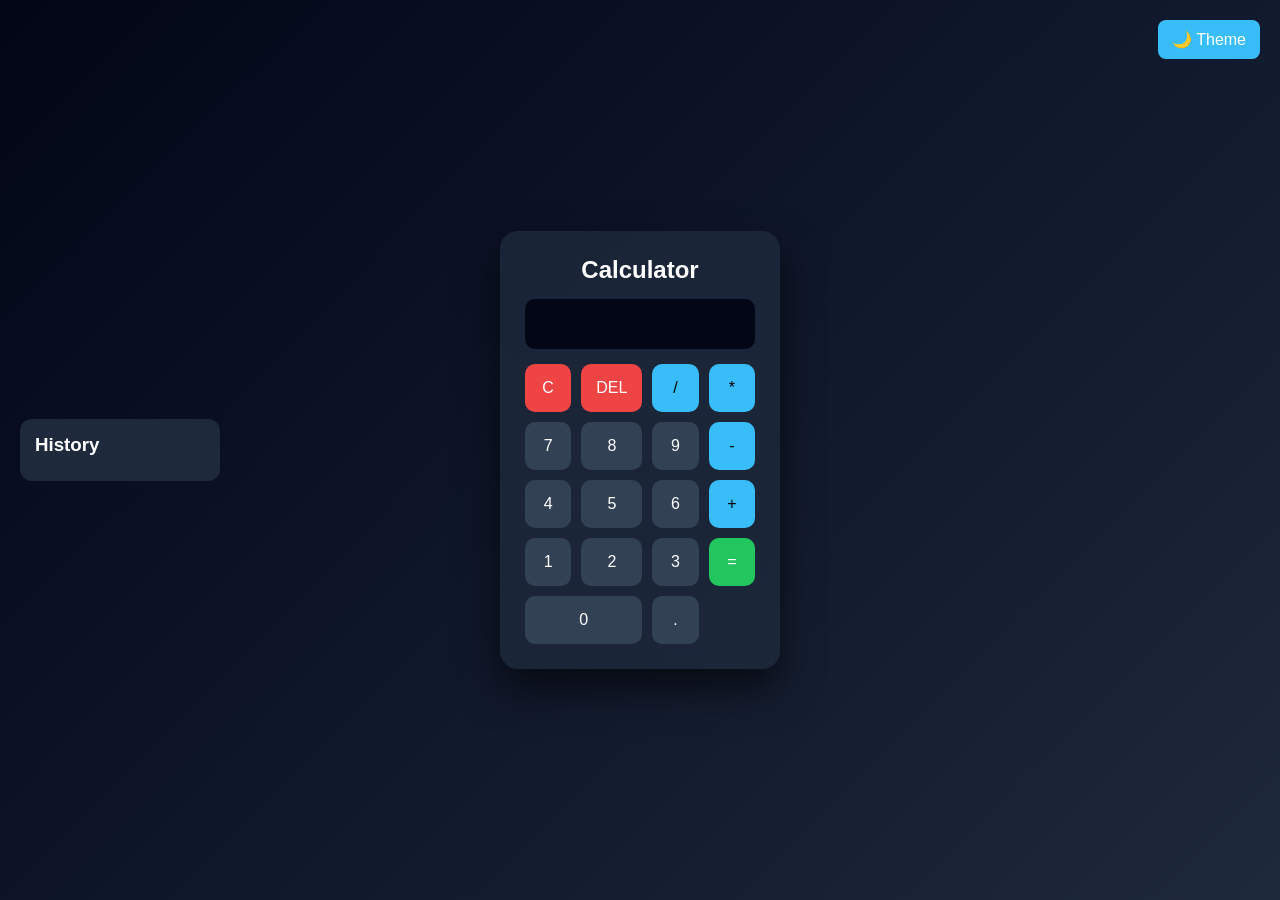
<file: calculator/index.html>
<!DOCTYPE html>
<html lang="en">
<head>

<meta charset="UTF-8">
<meta name="viewport" content="width=device-width, initial-scale=1.0">

<title>Calculator</title>

<link rel="stylesheet" href="style.css">

</head>

<body>

<button id="themeToggle" class="theme-btn">
    🌙 Theme
</button>

<div class="calculator">

    <h2>Calculator</h2>

    <input
        type="text"
        id="display"
        readonly
    >

    <div class="buttons">

        <button class="clear" onclick="clearDisplay()">C</button>
        <button class="clear" onclick="deleteLast()">DEL</button>
        <button class="operator" onclick="appendValue('/')">/</button>
        <button class="operator" onclick="appendValue('*')">*</button>

        <button onclick="appendValue('7')">7</button>
        <button onclick="appendValue('8')">8</button>
        <button onclick="appendValue('9')">9</button>
        <button class="operator" onclick="appendValue('-')">-</button>

        <button onclick="appendValue('4')">4</button>
        <button onclick="appendValue('5')">5</button>
        <button onclick="appendValue('6')">6</button>
        <button class="operator" onclick="appendValue('+')">+</button>

        <button onclick="appendValue('1')">1</button>
        <button onclick="appendValue('2')">2</button>
        <button onclick="appendValue('3')">3</button>
        <button class="equal" onclick="calculate()">=</button>

        <button style="grid-column: span 2;"
            onclick="appendValue('0')">
            0
        </button>

        <button onclick="appendValue('.')">.</button>

    </div>

</div>

<div class="history">

<h3>History</h3>

<ul id="historyList"></ul>

</div>

<script src="script.js"></script>

</body>
</html>
</file>
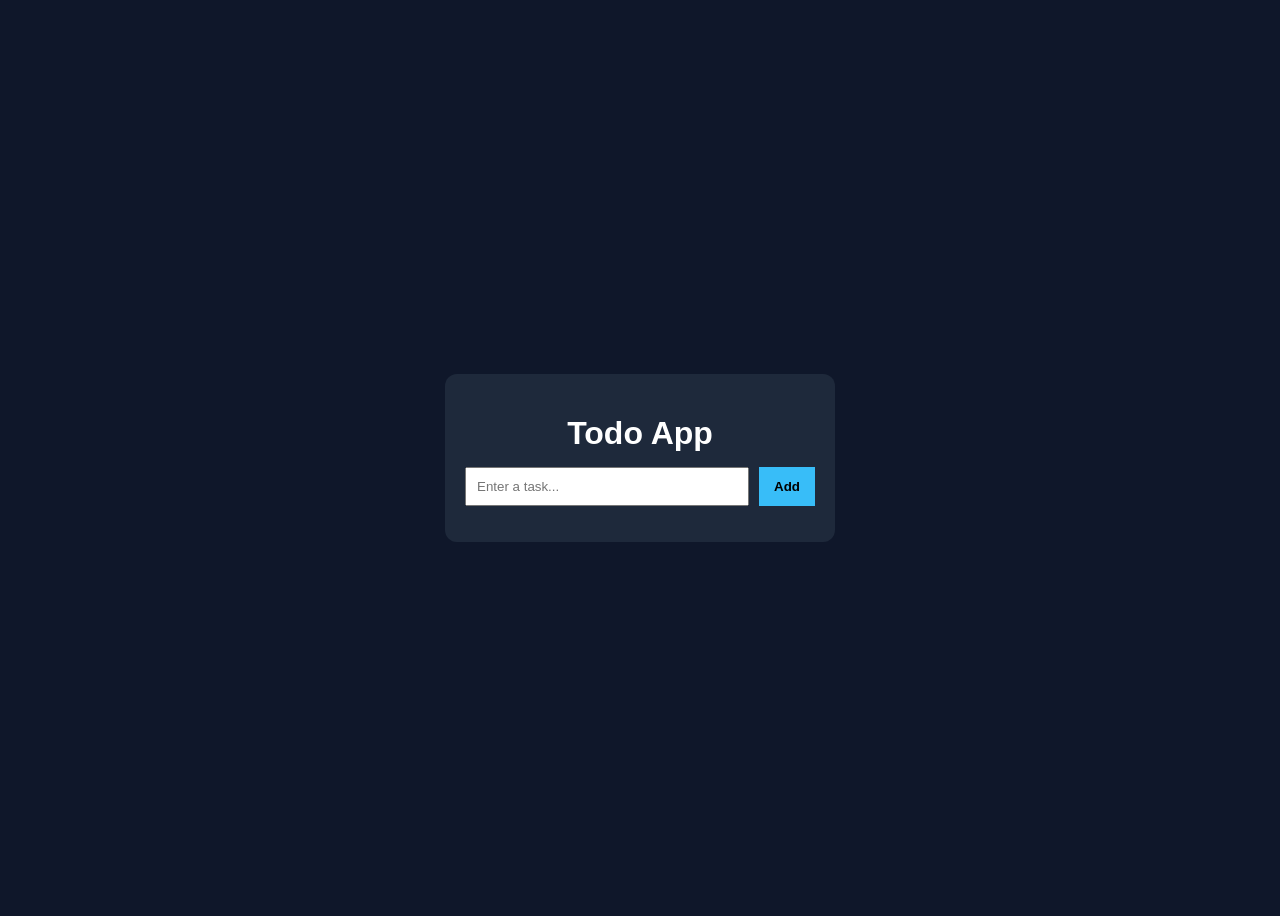
<file: todo/index.html>
<!DOCTYPE html>
<html lang="en">

<head>
    <meta charset="UTF-8">
    <meta name="viewport" content="width=device-width, initial-scale=1.0">
    <title>Todo App</title>
    <link rel="stylesheet" href="style.css">
</head>

<body>

    <div class="todo-container">
        <h1>Todo App</h1>

        <div class="input-section">
            <input type="text" id="taskInput" placeholder="Enter a task...">
            <button onclick="addTask()">Add</button>
        </div>

        <ul id="taskList"></ul>

    </div>

    <script src="script.js"></script>

</body>

</html>
</file>
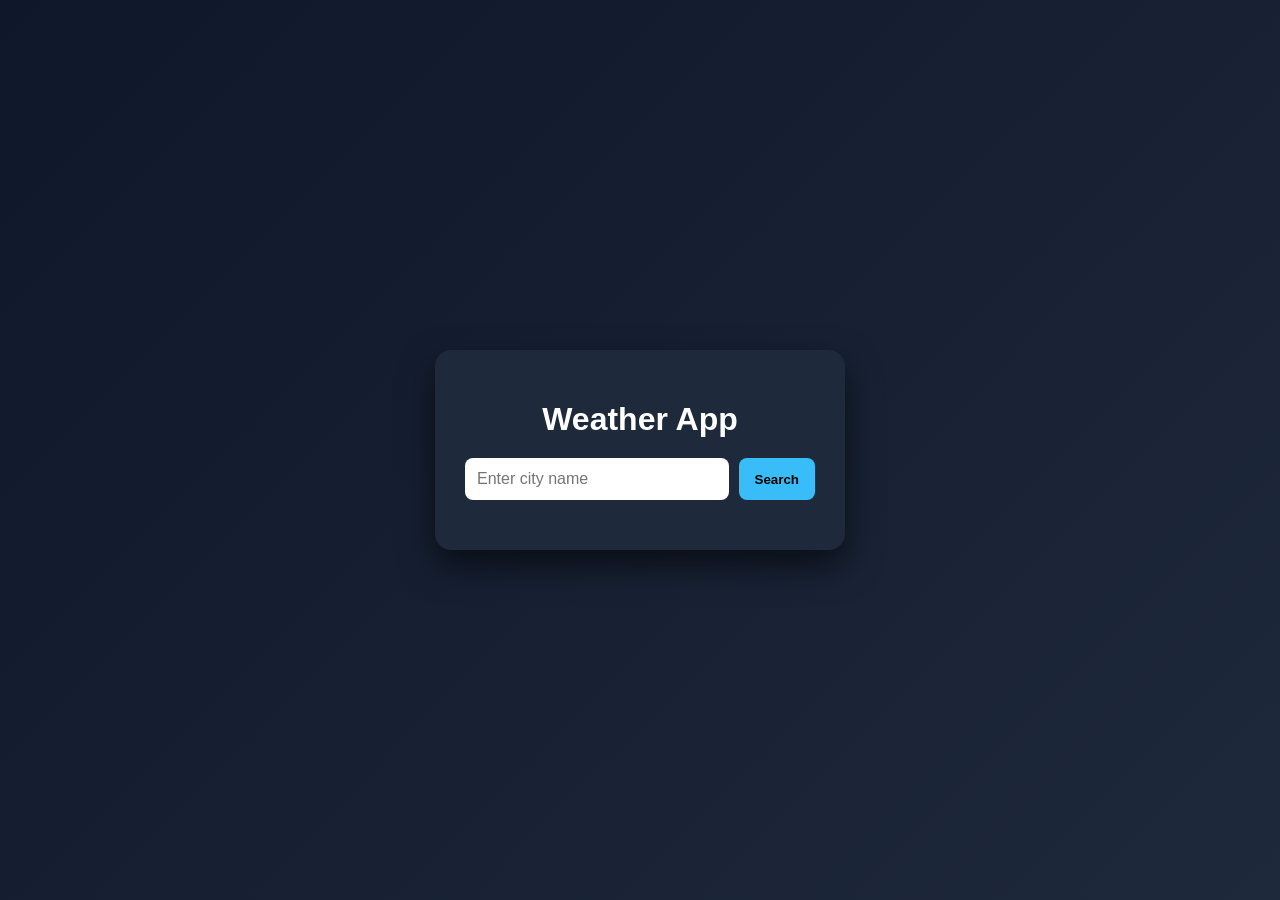
<file: todo/weather/index.html>
<!DOCTYPE html>
<html lang="en">

<head>
    <meta charset="UTF-8">
    <meta name="viewport" content="width=device-width, initial-scale=1.0">
    <title>Weather App</title>

    <link rel="stylesheet" href="style.css">
</head>

<body>
    <div id="weatherAnimation"></div>

    <div class="weather-container">

        <h1>Weather App</h1>

        <div class="search-box">
            <input type="text" id="cityInput" placeholder="Enter city name">
            <button onclick="getWeather()">
                Search
            </button>
        </div>

        <div id="weatherResult">

        </div>

    </div>

    <script src="script.js"></script>

</body>

</html>
</file>
<file: style.css>
/* ═══════════════════════════════════════════════
   RAMZBEK KHOJAYEV — ULTRA PREMIUM PORTFOLIO CSS
   ═══════════════════════════════════════════════ */

/* ── RESET ─────────────────────────────────────── */
*, *::before, *::after { margin:0; padding:0; box-sizing:border-box; }
html { scroll-behavior:smooth; overflow-x:hidden; }
body { font-family:'Inter',sans-serif; background:#050505; color:#fff; overflow-x:hidden; cursor:none; -webkit-font-smoothing:antialiased; }

/* ── CSS VARIABLES ─────────────────────────────── */
:root {
  --p:   #7c3aed;
  --pl:  #a78bfa;
  --c:   #06b6d4;
  --cl:  #38bdf8;
  --am:  #f59e0b;
  --pk:  #ec4899;

  --bg:  #050505;
  --bg2: #0a0a14;
  --card:rgba(255,255,255,.035);
  --ch:  rgba(255,255,255,.06);
  --brd: rgba(255,255,255,.08);
  --brdh:rgba(124,58,237,.55);

  --t1: #ffffff;
  --t2: rgba(255,255,255,.60);
  --t3: rgba(255,255,255,.30);

  --gp: linear-gradient(135deg,#7c3aed,#06b6d4);
  --gpa:linear-gradient(135deg,rgba(124,58,237,.25),rgba(6,182,212,.25));
  --gt: linear-gradient(135deg,#a78bfa,#38bdf8);
  --ga: linear-gradient(135deg,rgba(124,58,237,.18),rgba(6,182,212,.12));

  --rad:  20px;
  --rads: 10px;
  --radl: 28px;

  --ease:cubic-bezier(.4,0,.2,1);
  --eout:cubic-bezier(.19,1,.22,1);
  --ein: cubic-bezier(.4,0,1,1);

  --dur:.35s;
}

/* ── SCROLLBAR ─────────────────────────────────── */
::-webkit-scrollbar{width:5px}
::-webkit-scrollbar-track{background:var(--bg)}
::-webkit-scrollbar-thumb{background:var(--p);border-radius:3px}
::selection{background:var(--p);color:#fff}

/* ── UTILS ─────────────────────────────────────── */
.gt { background:var(--gt); -webkit-background-clip:text; -webkit-text-fill-color:transparent; background-clip:text; }
em  { background:var(--gt); -webkit-background-clip:text; -webkit-text-fill-color:transparent; background-clip:text; font-style:normal; }

/* ── NOISE CANVAS ──────────────────────────────── */
#noise-canvas {
  position:fixed; inset:0; z-index:1; pointer-events:none;
  opacity:.04; mix-blend-mode:screen;
}

/* ── SCROLL PROGRESS ───────────────────────────── */
#sp-bar {
  position:fixed; top:0; left:0; height:2px; width:0%;
  background:var(--gp); z-index:9999; transition:width .1s;
  box-shadow:0 0 12px rgba(124,58,237,.8);
}

/* ══════════════════════════════════════════════════
   LOADER
══════════════════════════════════════════════════ */
#loader {
  position:fixed; inset:0; z-index:10000;
  display:flex; align-items:center; justify-content:center;
  pointer-events:none;
}
.ldr-bg {
  position:absolute; inset:0; background:var(--bg);
  transition:opacity 1s var(--eout), visibility 1s;
}
#loader {
  transition: opacity .9s .3s var(--ease), visibility .9s .3s;
}
#loader.done {
  opacity:0;
  visibility:hidden;
  pointer-events:none;
}
.ldr-content {
  display:flex; flex-direction:column; align-items:center; gap:28px;
  position:relative; z-index:1;
}
.ldr-logo {
  font-size:clamp(4rem,12vw,8rem);
  font-weight:900; letter-spacing:-4px; line-height:1;
  display:flex; gap:4px;
}
.ldr-l1 {
  color:transparent;
  -webkit-text-stroke:2px var(--p);
  animation:ldr-in .6s var(--eout) forwards;
  opacity:0;
}
.ldr-l2 {
  background:var(--gp); -webkit-background-clip:text;
  -webkit-text-fill-color:transparent; background-clip:text;
  animation:ldr-in .6s var(--eout) .15s forwards;
  opacity:0;
}
@keyframes ldr-in {
  from{opacity:0;transform:translateY(30px) scale(.8)}
  to  {opacity:1;transform:translateY(0) scale(1)}
}
.ldr-track {
  width:200px; height:2px;
  background:rgba(255,255,255,.1); border-radius:2px; overflow:hidden;
}
.ldr-fill {
  height:100%; width:0%; background:var(--gp); border-radius:2px;
  transition:width .05s linear;
  box-shadow:0 0 10px rgba(124,58,237,.7);
}
.ldr-txt { font-size:.8rem; color:var(--t3); font-family:'Fira Code',monospace; }

/* ══════════════════════════════════════════════════
   CURSOR
══════════════════════════════════════════════════ */
#cur-dot {
  position:fixed; top:0; left:0; width:8px; height:8px;
  background:#fff; border-radius:50%; z-index:9997;
  pointer-events:none; transform:translate(-50%,-50%);
  mix-blend-mode:difference; transition:transform .1s;
}
#cur-blob {
  position:fixed; top:0; left:0;
  width:40px; height:40px;
  border-radius:50%; z-index:9996;
  pointer-events:none; transform:translate(-50%,-50%);
  background:transparent;
  border:1.5px solid rgba(124,58,237,.7);
  transition:width .3s var(--ease), height .3s var(--ease),
             border-color .3s, background .3s;
}
body.cursor-hover #cur-blob {
  width:60px; height:60px;
  background:rgba(124,58,237,.12);
  border-color:var(--pl);
}
body.cursor-click #cur-dot { transform:translate(-50%,-50%) scale(0.5); }

@media (hover:none) {
  #cur-dot,#cur-blob { display:none; }
  body { cursor:auto; }
}

/* ══════════════════════════════════════════════════
   NAV
══════════════════════════════════════════════════ */
#nav {
  position:fixed; top:0; left:0; right:0; z-index:500;
  padding:22px 0; transition:padding var(--dur) var(--ease),
  background var(--dur), backdrop-filter var(--dur), border var(--dur);
}
#nav.glass {
  padding:12px 0;
  background:rgba(5,5,5,.8);
  backdrop-filter:blur(24px) saturate(180%);
  -webkit-backdrop-filter:blur(24px) saturate(180%);
  border-bottom:1px solid var(--brd);
  box-shadow:0 4px 40px rgba(0,0,0,.6);
}
.nav-in {
  max-width:1280px; margin:0 auto; padding:0 28px;
  display:flex; align-items:center; gap:32px;
}
.nav-logo {
  font-family:'Fira Code',monospace; font-size:1.35rem;
  font-weight:700; color:#fff; text-decoration:none;
  flex-shrink:0; transition:color var(--dur);
}
.nav-logo:hover { color:var(--pl); }
.nl-lt { color:var(--pl); }

#nav-list {
  display:flex; list-style:none; gap:2px; margin-left:auto;
}
.nav-a {
  color:var(--t2); text-decoration:none; font-size:.88rem;
  font-weight:500; padding:8px 16px; border-radius:50px;
  transition:color var(--dur), background var(--dur); position:relative;
}
.nav-a:hover, .nav-a.active {
  color:var(--pl); background:rgba(124,58,237,.12);
}
.nav-hire {
  margin-left:auto; padding:9px 22px;
  background:rgba(124,58,237,.15);
  border:1px solid rgba(124,58,237,.4);
  color:var(--pl); text-decoration:none;
  border-radius:50px; font-size:.85rem; font-weight:600;
  transition:all var(--dur); white-space:nowrap;
}
.nav-hire:hover {
  background:var(--p); border-color:var(--p); color:#fff;
  box-shadow:0 0 24px rgba(124,58,237,.5);
}
.burger {
  display:none; flex-direction:column; gap:6px;
  background:none; border:none; padding:6px; cursor:none;
}
.burger span {
  display:block; width:22px; height:2px;
  background:var(--t2); border-radius:2px;
  transition:all var(--dur);
}
.burger.open span:nth-child(1) { transform:translateY(8px) rotate(45deg); }
.burger.open span:nth-child(2) { transform:translateY(-8px) rotate(-45deg); }

/* ══════════════════════════════════════════════════
   HERO
══════════════════════════════════════════════════ */
#hero {
  position:relative; min-height:100vh;
  display:flex; align-items:center;
  padding:120px 0 80px; overflow:hidden;
  background: radial-gradient(ellipse 80% 80% at 10% 50%,
    rgba(124,58,237,.18) 0%, transparent 55%),
    radial-gradient(ellipse 60% 60% at 80% 30%,
    rgba(6,182,212,.12) 0%, transparent 55%),
    #050505;
}
#bg-canvas {
  position:absolute; inset:0; width:100%; height:100%;
  z-index:0; pointer-events:none;
}
.hero-in {
  position:relative; z-index:2;
  max-width:1280px; margin:0 auto; padding:0 28px;
  display:grid; grid-template-columns:1fr 480px;
  gap:60px; align-items:center; width:100%;
}

/* Hero left */
.h-chip {
  display:inline-flex; align-items:center; gap:10px;
  padding:8px 18px;
  background:rgba(6,182,212,.1);
  border:1px solid rgba(6,182,212,.3);
  border-radius:50px; font-size:.82rem; color:var(--cl);
  margin-bottom:32px; opacity:0; animation:fade-up .7s var(--eout) .3s forwards;
}
.chip-pulse {
  width:8px; height:8px; border-radius:50%;
  background:var(--c); animation:pulse-dot 2s infinite;
}
@keyframes pulse-dot {
  0%,100%{transform:scale(1);opacity:1}
  50%{transform:scale(1.5);opacity:.5}
}

.h-name {
  overflow:hidden; margin-bottom:24px;
  opacity:0; animation:fade-up .8s var(--eout) .5s forwards;
}
.hn-line { overflow:hidden; line-height:1; display:block; }
.hn-word {
  display:block;
  font-size:clamp(4rem,9vw,8.5rem);
  font-weight:900; letter-spacing:-4px; line-height:1;
}
.outline-word {
  color:transparent;
  -webkit-text-stroke:2px rgba(255,255,255,.85);
  animation:slide-up .8s var(--eout) .5s both;
}
.fill-word {
  background:var(--gt);
  -webkit-background-clip:text; -webkit-text-fill-color:transparent;
  background-clip:text;
  animation:slide-up .8s var(--eout) .65s both;
}
@keyframes slide-up {
  from{transform:translateY(110%)}
  to  {transform:translateY(0)}
}

.h-role-wrap {
  display:flex; align-items:center; gap:6px;
  font-size:clamp(1rem,2vw,1.35rem); color:var(--t2);
  margin-bottom:24px;
  opacity:0; animation:fade-up .7s var(--eout) .8s forwards;
}
.h-role-typed { color:var(--pl); font-weight:600; }
.h-caret { color:var(--pl); animation:blink 1s infinite; font-weight:200; }
@keyframes blink {0%,100%{opacity:1}50%{opacity:0}}

.h-bio {
  color:var(--t2); font-size:1rem; line-height:1.85;
  max-width:520px; margin-bottom:40px;
  opacity:0; animation:fade-up .7s var(--eout) .95s forwards;
}
.h-bio em { font-style:italic; }

.h-btns {
  display:flex; gap:14px; flex-wrap:wrap;
  margin-bottom:44px;
  opacity:0; animation:fade-up .7s var(--eout) 1.1s forwards;
}
.h-socials {
  display:flex; gap:10px;
  opacity:0; animation:fade-up .7s var(--eout) 1.2s forwards;
}

@keyframes fade-up {
  from{opacity:0;transform:translateY(24px)}
  to  {opacity:1;transform:translateY(0)}
}

/* Buttons */
.btn-fill {
  display:inline-flex; align-items:center; gap:10px;
  padding:14px 30px; border-radius:50px;
  background:var(--gp); color:#fff;
  font-size:.92rem; font-weight:700;
  text-decoration:none; cursor:none;
  box-shadow:0 0 30px rgba(124,58,237,.4);
  transition:box-shadow var(--dur), transform var(--dur);
}
.btn-fill svg { width:16px; height:16px; }
.btn-fill:hover {
  box-shadow:0 0 50px rgba(124,58,237,.7);
  transform:translateY(-2px);
}
.btn-ghost {
  display:inline-flex; align-items:center; gap:10px;
  padding:13px 30px; border-radius:50px;
  background:transparent;
  border:1.5px solid rgba(255,255,255,.2);
  color:#fff; font-size:.92rem; font-weight:600;
  text-decoration:none; cursor:none;
  transition:border-color var(--dur), transform var(--dur), background var(--dur);
}
.btn-ghost svg { width:16px; height:16px; }
.btn-ghost:hover {
  border-color:var(--pl); background:rgba(124,58,237,.1);
  transform:translateY(-2px);
}

/* Social icons */
.hs-ico {
  width:42px; height:42px;
  display:flex; align-items:center; justify-content:center;
  border:1px solid var(--brd);
  border-radius:var(--rads); color:var(--t2);
  text-decoration:none; cursor:none;
  transition:all var(--dur);
}
.hs-ico svg { width:17px; height:17px; }
.hs-ico:hover {
  color:var(--pl); border-color:var(--pl);
  background:rgba(124,58,237,.12);
  transform:translateY(-3px);
  box-shadow:0 8px 20px rgba(124,58,237,.25);
}

/* Hero right — Visual */
.hv-wrap {
  position:relative; width:460px; height:500px;
  display:flex; align-items:center; justify-content:center;
  opacity:0; animation:fade-in .9s var(--eout) .6s forwards;
}
@keyframes fade-in {
  from{opacity:0;transform:scale(.92) translateY(20px)}
  to  {opacity:1;transform:scale(1) translateY(0)}
}
.hv-orb {
  position:absolute; border-radius:50%;
  filter:blur(70px); pointer-events:none; z-index:0;
}
.hv-o1 {
  width:300px; height:300px; background:rgba(124,58,237,.35);
  animation:orb-float 8s ease-in-out infinite;
}
.hv-o2 {
  width:250px; height:250px; background:rgba(6,182,212,.25);
  animation:orb-float 10s ease-in-out infinite reverse 2s;
}
@keyframes orb-float {
  0%,100%{transform:translate(0,0) scale(1)}
  33%{transform:translate(30px,-30px) scale(1.08)}
  66%{transform:translate(-20px,20px) scale(.94)}
}
.hv-ring {
  position:absolute; border-radius:50%;
  border:1px solid var(--brd);
  animation:ring-spin linear infinite;
}
.hv-r1 { width:260px; height:260px; border-top-color:var(--p); animation-duration:10s; }
.hv-r2 { width:340px; height:340px; border-right-color:var(--c); animation-duration:16s; animation-direction:reverse; }
.hv-r3 { width:420px; height:420px; border-bottom-color:rgba(124,58,237,.3); animation-duration:22s; }
@keyframes ring-spin { from{transform:rotate(0deg)} to{transform:rotate(360deg)} }

.hv-avatar {
  position:relative; z-index:2;
  width:180px; height:180px;
}
.hva-glow {
  position:absolute; inset:-20px; border-radius:50%;
  background:var(--gp); filter:blur(30px); opacity:.6;
  animation:glow-pulse 4s ease-in-out infinite;
}
@keyframes glow-pulse {
  0%,100%{opacity:.5;transform:scale(1)}
  50%{opacity:.9;transform:scale(1.1)}
}
.hva-face {
  width:100%; height:100%; border-radius:50%;
  background:var(--gp); display:flex; align-items:center; justify-content:center;
  font-size:3.5rem; font-weight:900; color:#fff; letter-spacing:-2px;
  position:relative; z-index:1;
  box-shadow:0 20px 60px rgba(0,0,0,.5);
}

/* Floating cards */
.hv-card {
  position:absolute; z-index:3;
  display:flex; align-items:center; gap:12px;
  padding:14px 18px;
  background:rgba(10,10,20,.8);
  border:1px solid var(--brd);
  border-radius:var(--rad);
  backdrop-filter:blur(16px);
  box-shadow:0 12px 40px rgba(0,0,0,.5);
}
.hvc-ico { font-size:1.8rem; }
.hvc-val { font-size:1.2rem; font-weight:800; color:#fff; }
.hvc-lab { font-size:.7rem; color:var(--t3); text-transform:uppercase; letter-spacing:.06em; }

.hvc-a { top:8%; right:0; animation:card-float 4s ease-in-out infinite; }
.hvc-b { bottom:22%; right:-4%; animation:card-float 5s ease-in-out infinite 1.5s; }
.hvc-c { bottom:8%; left:-2%; animation:card-float 4.5s ease-in-out infinite .8s; }
@keyframes card-float {
  0%,100%{transform:translateY(0)} 50%{transform:translateY(-10px)}
}

.hv-loc {
  position:absolute; top:50%; left:-8%;
  transform:translateY(-50%);
  display:flex; align-items:center; gap:6px;
  padding:8px 14px;
  background:rgba(6,182,212,.12);
  border:1px solid rgba(6,182,212,.3);
  border-radius:50px; font-size:.78rem; color:var(--cl);
  animation:card-float 5s ease-in-out infinite 2s;
}

/* Scroll hint */
.hero-scroll-hint {
  position:absolute; bottom:32px; left:50%;
  transform:translateX(-50%);
  display:flex; flex-direction:column; align-items:center; gap:10px;
  color:var(--t3); font-size:.72rem; letter-spacing:.1em; text-transform:uppercase;
  z-index:2;
  animation:fade-up .7s var(--eout) 1.5s both;
}
.hsh-line {
  width:1px; height:40px;
  background:linear-gradient(to bottom, var(--p), transparent);
  animation:line-grow 2s ease-in-out infinite;
}
@keyframes line-grow {
  0%,100%{height:40px;opacity:.6} 50%{height:60px;opacity:1}
}

/* ══════════════════════════════════════════════════
   MARQUEE
══════════════════════════════════════════════════ */
.mq-wrap {
  overflow:hidden; padding:20px 0;
  background:rgba(255,255,255,.02);
  border-top:1px solid var(--brd);
  border-bottom:1px solid var(--brd);
  position:relative; z-index:2;
}
.mq-wrap::before, .mq-wrap::after {
  content:''; position:absolute; top:0; width:180px; height:100%; z-index:1;
}
.mq-wrap::before { left:0; background:linear-gradient(to right,var(--bg),transparent); }
.mq-wrap::after  { right:0; background:linear-gradient(to left,var(--bg),transparent); }
.mq-track { display:flex; }
.mq-inner {
  display:flex; align-items:center; gap:28px;
  white-space:nowrap; padding-right:28px;
  animation:mq-scroll 30s linear infinite;
  font-size:.88rem; font-weight:500; color:var(--t2);
  font-family:'Fira Code',monospace;
}
.mq-inner:hover { animation-play-state:paused; }
.mq-sep { color:var(--p); font-size:.6rem; }
@keyframes mq-scroll {
  from{transform:translateX(0)} to{transform:translateX(-50%)}
}

/* ══════════════════════════════════════════════════
   SECTION BASE
══════════════════════════════════════════════════ */
.sec {
  padding:140px 0; position:relative; overflow:hidden;
}
.sec-dark {
  background:var(--bg2);
}
.sec-dark::before {
  content:''; position:absolute; inset:0; pointer-events:none;
  background:radial-gradient(ellipse 80% 60% at 50% 0%,
    rgba(124,58,237,.08) 0%, transparent 70%);
}
.sec-in {
  max-width:1280px; margin:0 auto; padding:0 28px;
  position:relative; z-index:2;
}
.sec-hd { margin-bottom:80px; }
.sec-num {
  font-family:'Fira Code',monospace; font-size:.78rem;
  color:var(--p); letter-spacing:.15em; display:block; margin-bottom:14px;
}
.sec-title {
  font-size:clamp(2.4rem,5vw,4rem); font-weight:900;
  line-height:1.1; letter-spacing:-1.5px;
}
.sec-sub {
  color:var(--t2); font-size:1.05rem; margin-top:14px;
}

/* ── REVEAL ANIMATIONS ─────────────────────────── */
[data-reveal] {
  opacity:0; transform:translateY(36px);
  transition:opacity .9s var(--eout), transform .9s var(--eout);
}
[data-reveal="fade"] {
  transform:none; opacity:0;
  transition:opacity .9s var(--ease);
}
[data-reveal].visible {
  opacity:1; transform:translateY(0);
}

/* ══════════════════════════════════════════════════
   ABOUT — BENTO GRID
══════════════════════════════════════════════════ */
.bento {
  display:grid;
  grid-template-columns:repeat(12, 1fr);
  grid-template-rows: auto;
  gap:16px;
}
.bc {
  background:var(--card);
  border:1px solid var(--brd);
  border-radius:var(--radl);
  padding:28px;
  position:relative; overflow:hidden;
  transition:border-color var(--dur), background var(--dur), transform var(--dur), box-shadow var(--dur);
}
.bc:hover {
  border-color:var(--brdh);
  background:var(--ch);
  transform:translateY(-4px);
  box-shadow:0 20px 50px rgba(0,0,0,.35);
}
.bc-tag {
  font-family:'Fira Code',monospace; font-size:.72rem;
  color:var(--t3); text-transform:uppercase; letter-spacing:.1em;
  margin-bottom:20px;
}

.bc-bio { grid-column:1/8; grid-row:1/2; transition-delay:.05s; }
.bc-loc { grid-column:8/13; grid-row:1/2; transition-delay:.1s; }
.bc-email { grid-column:1/5; grid-row:2/3; transition-delay:.15s; }
.bc-stats { grid-column:5/9; grid-row:2/3; transition-delay:.2s; }
.bc-phone { grid-column:9/13; grid-row:2/3; transition-delay:.25s; }
.bc-stack { grid-column:1/13; grid-row:3/4; transition-delay:.3s; }

/* Bio card */
.bio-txt {
  color:var(--t2); font-size:.95rem; line-height:1.85;
  margin-bottom:24px;
}
.bio-avail {
  display:inline-flex; align-items:center; gap:8px;
  padding:7px 16px;
  background:rgba(16,185,129,.1);
  border:1px solid rgba(16,185,129,.25);
  border-radius:50px; font-size:.78rem; color:#34d399;
}
.avail-dot {
  width:7px; height:7px; border-radius:50%;
  background:#10b981; animation:pulse-dot 2s infinite;
}

/* Location card */
.loc-map {
  position:relative; display:flex;
  align-items:center; justify-content:center;
  height:90px; margin-bottom:16px;
}
.loc-pin { font-size:2.4rem; position:relative; z-index:2; }
.loc-ripple {
  position:absolute; border-radius:50%;
  border:1px solid rgba(6,182,212,.3);
  animation:ripple-out 2.5s ease-out infinite;
}
.loc-ripple.r1{width:40px;height:40px}
.loc-ripple.r2{width:70px;height:70px;animation-delay:.5s}
.loc-ripple.r3{width:100px;height:100px;animation-delay:1s}
@keyframes ripple-out {
  0%{opacity:.6;transform:scale(.6)}
  100%{opacity:0;transform:scale(1.2)}
}
.loc-info { text-align:center; }
.loc-info strong { display:block; font-size:1rem; color:var(--t1); }
.loc-info span { font-size:.82rem; color:var(--t2); }

/* Email card */
.email-ico { font-size:2.2rem; margin-bottom:12px; }
.email-link {
  color:var(--pl); font-size:.82rem; font-weight:500;
  text-decoration:none; word-break:break-all;
  transition:color var(--dur);
}
.email-link:hover { color:var(--cl); }

/* Stats card */
.stat-row {
  display:flex; align-items:center; justify-content:space-around;
  height:100%; gap:8px;
}
.st-i { text-align:center; }
.st-n {
  display:block; font-size:2.6rem; font-weight:900;
  background:var(--gt); -webkit-background-clip:text;
  -webkit-text-fill-color:transparent; background-clip:text; line-height:1;
}
.st-l { font-size:.72rem; color:var(--t3); text-transform:uppercase; letter-spacing:.08em; margin-top:4px; }
.st-div { width:1px; height:50px; background:var(--brd); }

/* Phone card */
.ph-ico { font-size:2rem; margin-bottom:10px; }
.ph-num {
  font-size:.9rem; font-weight:600; color:var(--t1);
  text-decoration:none; transition:color var(--dur);
}
.ph-num:hover { color:var(--pl); }

/* Stack card */
.stack-pills { display:flex; flex-wrap:wrap; gap:10px; }
.sp {
  padding:8px 18px;
  border-radius:50px; font-size:.82rem; font-weight:600;
  border:1px solid; transition:all var(--dur); cursor:default;
}
.sp-react { background:rgba(97,218,251,.08); border-color:rgba(97,218,251,.3); color:#61dafb; }
.sp-next  { background:rgba(255,255,255,.06); border-color:rgba(255,255,255,.15); color:#fff; }
.sp-ts    { background:rgba(49,120,198,.12); border-color:rgba(49,120,198,.35); color:#3178c6; }
.sp-figma { background:rgba(162,89,255,.1); border-color:rgba(162,89,255,.3); color:#a259ff; }
.sp-ai    { background:rgba(245,158,11,.1); border-color:rgba(245,158,11,.3); color:var(--am); }
.sp-tw    { background:rgba(6,182,212,.08); border-color:rgba(6,182,212,.25); color:var(--c); }
.sp:hover { transform:translateY(-2px); box-shadow:0 6px 20px rgba(0,0,0,.3); }

/* ══════════════════════════════════════════════════
   SKILLS
══════════════════════════════════════════════════ */
.skills-wrap {
  display:grid; grid-template-columns:340px 1fr; gap:60px; align-items:start;
}
.sk-circles {
  display:grid; grid-template-columns:1fr 1fr; gap:24px;
}
.skc {
  position:relative; display:flex;
  align-items:center; justify-content:center;
}
.skc svg {
  width:120px; height:120px;
  transform:rotate(-90deg);
}
.skc-track {
  fill:none; stroke:rgba(255,255,255,.06); stroke-width:6;
}
.skc-prog {
  fill:none; stroke-width:6; stroke-linecap:round;
  stroke-dasharray:314; stroke-dashoffset:314;
  transition:stroke-dashoffset 1.5s var(--eout);
}
.skc-p1 { stroke:url(#grad1); }
.skc-p2 { stroke:url(#grad2); }
.skc-p3 { stroke:url(#grad3); }
.skc-p4 { stroke:url(#grad4); }
.skc-info {
  position:absolute; text-align:center;
  display:flex; flex-direction:column; gap:2px;
}
.skc-pct { font-size:1.1rem; font-weight:800; color:#fff; }
.skc-name { font-size:.68rem; color:var(--t3); font-family:'Fira Code',monospace; }

/* SVG defs injected via JS */
svg defs { display:none; }

/* Skill groups */
.sk-right { display:flex; flex-direction:column; gap:36px; }
.sg { }
.sg-h {
  font-size:1rem; font-weight:700; color:var(--t1);
  margin-bottom:16px; display:flex; align-items:center; gap:10px;
}
.sg-em { font-size:1.3rem; }
.sg-pills { display:flex; flex-wrap:wrap; gap:8px; }
.skp {
  padding:7px 16px; border-radius:50px;
  font-size:.8rem; font-weight:500;
  background:rgba(124,58,237,.1);
  border:1px solid rgba(124,58,237,.2);
  color:var(--pl); cursor:default;
  transition:all var(--dur);
}
.skp:hover { background:rgba(124,58,237,.25); border-color:var(--pl); transform:translateY(-2px); }
.skp.skp-d {
  background:rgba(6,182,212,.08); border-color:rgba(6,182,212,.2); color:var(--cl);
}
.skp.skp-d:hover { background:rgba(6,182,212,.2); border-color:var(--cl); }
.skp.skp-a {
  background:rgba(245,158,11,.08); border-color:rgba(245,158,11,.2); color:var(--am);
}
.skp.skp-a:hover { background:rgba(245,158,11,.2); border-color:var(--am); }

/* ══════════════════════════════════════════════════
   EXPERIENCE — TIMELINE
══════════════════════════════════════════════════ */
.tl-wrap { position:relative; padding-left:32px; }
.tl-spine {
  position:absolute; left:32px; top:12px; width:2px;
  background:linear-gradient(to bottom,var(--p),var(--c),transparent);
  height:0; transition:height 1.5s var(--eout);
}
.tl-item {
  position:relative; padding-left:52px; margin-bottom:56px;
}
.tl-dot {
  position:absolute; left:-20px; top:10px;
  width:32px; height:32px;
  background:var(--bg2); border:2px solid var(--p);
  border-radius:50%; display:flex; align-items:center; justify-content:center;
  z-index:1;
}
.tld-inner {
  width:12px; height:12px; border-radius:50%;
  background:var(--gp); animation:pulse-dot 2.5s infinite;
}
.tl-card {
  background:var(--card); border:1px solid var(--brd);
  border-radius:var(--rad); padding:32px;
  transition:all var(--dur);
}
.tl-card:hover { border-color:var(--brdh); background:var(--ch); transform:translateX(4px); }

.tlc-head {
  display:flex; justify-content:space-between;
  align-items:flex-start; flex-wrap:wrap; gap:12px; margin-bottom:20px;
}
.tlc-date { font-family:'Fira Code',monospace; font-size:.75rem; color:var(--t3); display:block; margin-bottom:6px; }
.tlc-role { font-size:1.2rem; font-weight:800; color:#fff; margin-bottom:4px; }
.tlc-co   { font-size:.88rem; color:var(--pl); font-weight:500; }
.tlc-active {
  display:inline-flex; align-items:center; gap:6px;
  padding:5px 14px;
  background:rgba(16,185,129,.1);
  border:1px solid rgba(16,185,129,.25);
  border-radius:50px; font-size:.75rem; color:#34d399;
  white-space:nowrap;
}
.tlc-active span {
  width:7px; height:7px; border-radius:50%;
  background:#10b981; animation:pulse-dot 2s infinite; display:inline-block;
}
.tlc-ul {
  list-style:none; display:flex; flex-direction:column;
  gap:10px; margin-bottom:24px;
}
.tlc-ul li {
  color:var(--t2); font-size:.9rem; line-height:1.6;
  padding-left:20px; position:relative;
}
.tlc-ul li::before {
  content:'▸'; position:absolute; left:0;
  color:var(--p); font-size:.75rem; top:2px;
}
.tlc-tags { display:flex; flex-wrap:wrap; gap:8px; }
.tlc-tags span {
  padding:4px 12px; border-radius:50px;
  background:rgba(255,255,255,.04);
  border:1px solid var(--brd);
  font-size:.74rem; color:var(--t2);
  font-family:'Fira Code',monospace;
}

/* ══════════════════════════════════════════════════
   PROJECTS — 3D FLIP CARDS
══════════════════════════════════════════════════ */
.proj-grid {
  display:grid; grid-template-columns:repeat(auto-fit,minmax(340px,1fr));
  gap:24px; margin-bottom:60px;
}
.pj {
  perspective:1000px;
  height:420px;
  transition-delay:var(--delay,.1s);
}
.pj-inner {
  position:relative; width:100%; height:100%;
  transform-style:preserve-3d;
  transition:transform .7s var(--eout);
  border-radius:var(--radl); cursor:none;
}
.pj:hover .pj-inner { transform:rotateY(180deg); }

.pj-front, .pj-back {
  position:absolute; inset:0; border-radius:var(--radl);
  backface-visibility:hidden; overflow:hidden;
  border:1px solid var(--brd);
}
.pj-front {
  display:flex; flex-direction:column; justify-content:flex-end;
  padding:28px;
}
.pjf-bg {
  position:absolute; inset:0;
  transition:transform .7s;
}
.pj:hover .pjf-bg { transform:scale(1.05); }
.pjfb-1 { background:linear-gradient(135deg,#0d0d1f 0%,#1a0a3d 50%,#0a1a3d 100%); }
.pjfb-2 { background:linear-gradient(135deg,#0d1f0d 0%,#0a3d2a 50%,#0a1a3d 100%); }
.pjfb-3 { background:linear-gradient(135deg,#1f0d0d 0%,#3d0a1a 50%,#1a0a3d 100%); }

.pjf-bg::after {
  content:''; position:absolute; inset:0;
  background:var(--gpa); opacity:.5;
}
.pjf-overlay {
  position:absolute; inset:0; z-index:0;
  background:linear-gradient(to top, rgba(0,0,0,.85) 0%, transparent 60%);
}
.pj-feat-tag {
  position:absolute; top:20px; right:20px; z-index:2;
  background:var(--gp); color:#fff;
  padding:5px 14px; border-radius:50px;
  font-size:.72rem; font-weight:700; text-transform:uppercase;
  letter-spacing:.05em;
}
.pj-num {
  font-family:'Fira Code',monospace; font-size:.75rem;
  color:rgba(255,255,255,.4); position:relative; z-index:1;
  margin-bottom:8px; display:block;
}
.pj-title {
  font-size:1.6rem; font-weight:900;
  color:#fff; line-height:1.15; position:relative; z-index:1;
  margin-bottom:16px;
}
.pj-tech-row {
  display:flex; flex-wrap:wrap; gap:6px;
  position:relative; z-index:1;
}
.pj-tech-row span {
  padding:4px 10px; border-radius:50px;
  background:rgba(255,255,255,.1);
  border:1px solid rgba(255,255,255,.15);
  font-size:.72rem; color:rgba(255,255,255,.8);
  font-family:'Fira Code',monospace;
}
.pj-hint {
  position:absolute; top:22px; left:22px; z-index:2;
  font-size:.72rem; color:rgba(255,255,255,.4);
  font-family:'Fira Code',monospace;
  transition:color var(--dur);
}
.pj:hover .pj-hint { color:var(--pl); }

/* Back face */
.pj-back {
  background:linear-gradient(145deg,var(--bg2),rgba(124,58,237,.12));
  transform:rotateY(180deg);
  padding:32px;
  display:flex; flex-direction:column; justify-content:center; gap:16px;
}
.pj-back-title { font-size:1.4rem; font-weight:800; color:#fff; }
.pj-desc { color:var(--t2); font-size:.9rem; line-height:1.7; }
.pj-gh-link {
  display:inline-flex; align-items:center; gap:8px;
  padding:10px 20px; border-radius:50px;
  background:rgba(124,58,237,.2);
  border:1px solid rgba(124,58,237,.4);
  color:var(--pl); font-size:.82rem; font-weight:600;
  text-decoration:none; cursor:pointer;
  transition:all var(--dur); margin-top:4px;
  width:fit-content;
  position:relative; z-index:20; pointer-events:auto;
}
.pj-gh-link svg { width:14px; height:14px; flex-shrink:0; pointer-events:none; }
.pj-gh-link:hover { background:var(--p); border-color:var(--p); color:#fff; }
.pj-featured { position:relative; }
.pj:hover .pj-front { pointer-events:none; }

.proj-more { display:flex; justify-content:center; }

/* ══════════════════════════════════════════════════
   EDUCATION
══════════════════════════════════════════════════ */
.edu-card {
  background:var(--card); border:1px solid var(--brd);
  border-radius:var(--radl); padding:48px;
  display:flex; gap:36px; position:relative; overflow:hidden;
  transition:all var(--dur);
}
.edu-card:hover { border-color:var(--brdh); transform:translateY(-4px); box-shadow:0 24px 60px rgba(0,0,0,.4); }
.edu-glow {
  position:absolute; top:-100px; left:-100px;
  width:350px; height:350px;
  background:var(--gpa); border-radius:50%;
  filter:blur(80px); opacity:0; transition:opacity .5s;
  pointer-events:none;
}
.edu-card:hover .edu-glow { opacity:1; }
.edu-left { flex-shrink:0; }
.edu-icon {
  width:80px; height:80px; border-radius:var(--rad);
  background:rgba(124,58,237,.12);
  border:1px solid rgba(124,58,237,.25);
  display:flex; align-items:center; justify-content:center;
  font-size:2.5rem;
}
.edu-right { flex:1; }
.edu-badge {
  display:inline-block; padding:5px 14px;
  background:rgba(6,182,212,.1); border:1px solid rgba(6,182,212,.25);
  border-radius:50px; font-size:.75rem;
  color:var(--cl); font-family:'Fira Code',monospace;
  margin-bottom:16px;
}
.edu-school { font-size:1.4rem; font-weight:800; color:#fff; margin-bottom:6px; }
.edu-loc { font-size:.85rem; color:var(--t2); display:block; margin-bottom:16px; }
.edu-course { font-size:1rem; font-weight:600; color:var(--pl); margin-bottom:20px; }
.edu-items { display:grid; grid-template-columns:1fr 1fr; gap:10px; }
.ei { display:flex; align-items:flex-start; gap:10px; font-size:.88rem; color:var(--t2); }
.ei-dot { color:var(--pl); font-size:.7rem; flex-shrink:0; margin-top:4px; }

/* ══════════════════════════════════════════════════
   CONTACT
══════════════════════════════════════════════════ */
.ct-wrap {
  display:grid; grid-template-columns:1fr 1.1fr;
  gap:60px; align-items:start;
}
.ct-tagline {
  font-size:clamp(1.6rem,3vw,2.4rem); font-weight:900;
  line-height:1.2; margin-bottom:20px;
}
.ct-para { color:var(--t2); font-size:.95rem; line-height:1.8; margin-bottom:36px; }

.ct-info-list { display:flex; flex-direction:column; gap:12px; margin-bottom:32px; }
.cti {
  display:flex; align-items:center; gap:16px;
  padding:16px 20px; border-radius:var(--rad);
  background:var(--card); border:1px solid var(--brd);
  text-decoration:none; color:inherit;
  transition:all var(--dur);
}
.cti:hover { border-color:var(--brdh); background:var(--ch); transform:translateX(4px); }
.cti-ic { font-size:1.4rem; }
.cti-l { font-size:.68rem; color:var(--t3); text-transform:uppercase; letter-spacing:.08em; }
.cti-v { font-size:.9rem; color:var(--t1); font-weight:500; margin-top:2px; }

.ct-socials { display:flex; flex-wrap:wrap; gap:10px; }
.cts {
  display:flex; align-items:center; gap:8px;
  padding:9px 18px;
  background:var(--card); border:1px solid var(--brd);
  border-radius:50px; color:var(--t2); font-size:.82rem; font-weight:500;
  text-decoration:none; cursor:none;
  transition:all var(--dur);
}
.cts svg { width:16px; height:16px; }
.cts:hover {
  color:var(--pl); border-color:var(--pl);
  background:rgba(124,58,237,.1); transform:translateY(-2px);
}

/* Contact Form */
.ct-form {
  background:var(--card); border:1px solid var(--brd);
  border-radius:var(--radl); padding:40px;
  display:flex; flex-direction:column; gap:24px;
  transition:border-color var(--dur);
}
.ct-form:hover { border-color:var(--brdh); }

.cf-g {
  position:relative;
}
.cf-g input, .cf-g textarea {
  width:100%; padding:20px 16px 8px;
  background:rgba(255,255,255,.04);
  border:1px solid var(--brd); border-radius:var(--rads);
  color:#fff; font-size:.92rem; font-family:'Inter',sans-serif;
  outline:none; resize:vertical;
  transition:border-color var(--dur), background var(--dur);
}
.cf-g input:focus, .cf-g textarea:focus {
  border-color:var(--pl); background:rgba(124,58,237,.06);
  box-shadow:0 0 0 3px rgba(124,58,237,.12);
}
.cf-g label {
  position:absolute; top:50%; left:16px;
  transform:translateY(-50%);
  color:var(--t3); font-size:.9rem;
  pointer-events:none; transition:all .25s var(--ease);
}
.cf-g textarea ~ label { top:22px; transform:none; }
.cf-g input:focus ~ label,
.cf-g input:not(:placeholder-shown) ~ label,
.cf-g textarea:focus ~ label,
.cf-g textarea:not(:placeholder-shown) ~ label {
  top:8px; font-size:.68rem; color:var(--pl); transform:none;
}
.cf-line {
  position:absolute; bottom:0; left:50%; right:50%;
  height:2px; background:var(--gp); border-radius:2px;
  transition:left .35s var(--eout), right .35s var(--eout);
}
.cf-g input:focus ~ .cf-line,
.cf-g textarea:focus ~ .cf-line { left:0; right:0; }

.cf-btn { width:100%; justify-content:center; margin-top:4px; }
.cf-btn svg { width:16px; height:16px; }

/* ══════════════════════════════════════════════════
   FOOTER
══════════════════════════════════════════════════ */
#footer {
  padding:64px 0 40px;
  border-top:1px solid var(--brd);
  position:relative; z-index:2;
}
.ft-in {
  max-width:1280px; margin:0 auto; padding:0 28px;
}
.ft-top {
  display:flex; align-items:center; justify-content:space-between;
  flex-wrap:wrap; gap:20px; margin-bottom:32px;
}
.ft-logo {
  font-family:'Fira Code',monospace; font-size:1.6rem;
  font-weight:700; color:#fff; text-decoration:none;
}
.ft-lt { color:var(--pl); }
.ft-tagline {
  font-size:.88rem; color:var(--t2);
  font-family:'Fira Code',monospace;
}
.ft-div { height:1px; background:var(--brd); margin-bottom:28px; }
.ft-bot {
  display:flex; justify-content:space-between;
  align-items:center; flex-wrap:wrap; gap:12px;
}
.ft-bot p { font-size:.82rem; color:var(--t3); }
.ft-name { color:var(--pl); }
.ft-built { font-size:.82rem; color:var(--t3); }
.ft-heart { color:#ef4444; animation:heart-beat 1.5s ease-in-out infinite; }
@keyframes heart-beat {
  0%,100%{transform:scale(1)} 50%{transform:scale(1.3)}
}

/* ── BACK TO TOP ────────────────────────────────── */
.btt {
  position:fixed; bottom:36px; right:36px; z-index:400;
  width:48px; height:48px; border-radius:50%;
  background:rgba(124,58,237,.2);
  border:1px solid rgba(124,58,237,.4);
  color:var(--pl); cursor:none;
  display:flex; align-items:center; justify-content:center;
  opacity:0; visibility:hidden;
  transition:all var(--dur); transform:translateY(10px);
}
.btt.show { opacity:1; visibility:visible; transform:translateY(0); }
.btt:hover { background:var(--p); border-color:var(--p); color:#fff; transform:translateY(-3px); }
.btt svg { width:20px; height:20px; }

/* ═══════════════════════════════════════
   MAGNETIC BUTTON HELPERS
═══════════════════════════════════════ */
.mag-el { will-change:transform; }

/* ═══════════════════════════════════════
   RESPONSIVE
═══════════════════════════════════════ */
@media(max-width:1100px) {
  .hero-in { grid-template-columns:1fr; }
  .hv-wrap { display:none; }
  .h-name .hn-word { font-size:clamp(3rem,11vw,6rem); }
  .skills-wrap { grid-template-columns:1fr; }
  .sk-circles { grid-template-columns:repeat(4,1fr); }
  .ct-wrap { grid-template-columns:1fr; }
  .bento {
    grid-template-columns:repeat(6,1fr);
  }
  .bc-bio   { grid-column:1/7 }
  .bc-loc   { grid-column:1/4 }
  .bc-email { grid-column:4/7 }
  .bc-stats { grid-column:1/4 }
  .bc-phone { grid-column:4/7 }
  .bc-stack { grid-column:1/7 }
}

@media(max-width:768px) {
  .sec { padding:100px 0; }
  .sec-in { padding:0 20px; }
  .hero-in { padding:0 20px; }
  #nav-list {
    position:fixed; top:0; right:-100%; bottom:0; width:280px;
    background:rgba(5,5,5,.97); backdrop-filter:blur(24px);
    flex-direction:column; justify-content:center; align-items:center;
    gap:8px; transition:right .4s var(--eout);
    border-left:1px solid var(--brd);
  }
  #nav-list.open { right:0; }
  .burger { display:flex; }
  .nav-hire { display:none; }
  .edu-card { flex-direction:column; padding:28px; }
  .edu-items { grid-template-columns:1fr; }
  .sk-circles { grid-template-columns:1fr 1fr; }
  .proj-grid { grid-template-columns:1fr; }
  .bento { grid-template-columns:1fr; }
  .bc-bio,.bc-loc,.bc-email,.bc-stats,.bc-phone,.bc-stack { grid-column:1/-1; }
  .tl-wrap { padding-left:20px; }
  .tl-spine { left:20px; }
  .ct-form { padding:24px; }
}

@media(max-width:480px) {
  .h-btns { flex-direction:column; }
  .btn-fill,.btn-ghost { width:100%; justify-content:center; }
  .sk-circles { grid-template-columns:1fr 1fr; }
  .ft-bot { flex-direction:column; text-align:center; }
}

@media(hover:none) {
  .pj:hover .pj-inner { transform:none; }
}
</file>
<file: calculator/style.css>
/* RESET */

* {
    margin: 0;
    padding: 0;
    box-sizing: border-box;
}

/* BODY */

body {
    font-family: Arial, sans-serif;

    height: 100vh;

    display: flex;
    justify-content: center;
    align-items: center;

    background: linear-gradient(135deg,
            #020617,
            #0f172a,
            #1e293b);

    color: white;
}

/* CALCULATOR CARD */

.calculator {
    background: rgba(30, 41, 59, 0.85);

    padding: 25px;

    border-radius: 18px;

    backdrop-filter: blur(10px);

    box-shadow:
        0 20px 40px rgba(0, 0, 0, 0.6);

    width: 280px;

    animation: fadeIn 0.5s ease;
}

@keyframes fadeIn {
    from {
        transform: translateY(20px);
        opacity: 0;
    }

    to {
        transform: translateY(0);
        opacity: 1;
    }
}

/* TITLE */

.calculator h2 {
    text-align: center;
    margin-bottom: 15px;
}

/* DISPLAY */

#display {
    width: 100%;

    height: 50px;

    margin-bottom: 15px;

    border-radius: 10px;

    border: none;

    font-size: 22px;

    padding: 10px;

    text-align: right;

    background: #020617;

    color: #38bdf8;
}

/* BUTTON GRID */

.buttons {
    display: grid;

    grid-template-columns: repeat(4, 1fr);

    gap: 10px;
}

/* BUTTON */

button {
    padding: 15px;

    font-size: 16px;

    border: none;

    border-radius: 10px;

    background: #334155;

    color: white;

    cursor: pointer;

    transition: all 0.2s ease;
}

/* HOVER EFFECT */

button:hover {
    background: #475569;

    transform: scale(1.05);
}

/* ACTIVE CLICK */

button:active {
    transform: scale(0.95);
}

/* OPERATOR BUTTON */

button.operator {
    background: #38bdf8;
    color: black;
}

button.operator:hover {
    background: #0ea5e9;
}

/* CLEAR BUTTON */

button.clear {
    background: #ef4444;
}

button.clear:hover {
    background: #dc2626;
}

/* EQUAL BUTTON */

button.equal {
    background: #22c55e;
}

button.equal:hover {
    background: #16a34a;
}

/* THEME BUTTON */

.theme-btn {
    position: absolute;
    top: 20px;
    right: 20px;

    padding: 10px 14px;

    border: none;

    border-radius: 8px;

    background: #38bdf8;

    cursor: pointer;
}

/* LIGHT MODE */

body.light-mode {

    background:
        linear-gradient(
            135deg,
            #f1f5f9,
            #e2e8f0
        );

    color: black;

}

body.light-mode .calculator {

    background: white;

}

body.light-mode button {

    background: #e2e8f0;

    color: black;

}

/* HISTORY PANEL */

.history {

    position: absolute;

    left: 20px;

    top: 50%;

    transform: translateY(-50%);

    background: #1e293b;

    padding: 15px;

    border-radius: 12px;

    width: 200px;

    max-height: 300px;

    overflow-y: auto;

}

.history h3 {

    margin-bottom: 10px;

}

.history li {

    margin-bottom: 6px;

    font-size: 14px;

}
</file>
<file: todo/style.css>
body {
    font-family: Arial, sans-serif;
    background: #0f172a;
    display: flex;
    justify-content: center;
    align-items: center;
    height: 100vh;
    color: white;
}

.todo-container {
    background: #1e293b;
    padding: 20px;
    border-radius: 12px;
    width: 350px;
    text-align: center;
}

h1 {
    margin-bottom: 15px;
}

.input-section {
    display: flex;
    gap: 10px;
    margin-bottom: 15px;
}

input {
    flex: 1;
    padding: 10px;
}

button {
    padding: 10px 15px;
    background: #38bdf8;
    border: none;
    color: black;
    font-weight: bold;
    cursor: pointer;
}

ul {
    list-style: none;
    padding: 0;
}

li {
    background: #334155;
    margin: 8px 0;
    padding: 10px;
    border-radius: 6px;

    display: flex;
    align-items: center;
    gap: 10px;
}

li span {
    flex: 1;
    text-align: left;
    color: white;
}

li input[type="checkbox"] {
    width: 18px;
    height: 18px;
}

.delete-btn {
    background: red;
    color: white;
    border: none;
    padding: 5px 8px;
    cursor: pointer;
}
.edit-btn {
    background: orange;
    color: black;
    border: none;
    padding: 5px 8px;
    cursor: pointer;
}
</file>
<file: todo/weather/style.css>
/* BASE */

body {
    font-family: Arial, sans-serif;
    background: linear-gradient(135deg, #0f172a, #1e293b);
    height: 100vh;
    display: flex;
    justify-content: center;
    align-items: center;
    color: white;
    margin: 0;
}

/* CARD */

.weather-container {
    background: #1e293b;
    padding: 30px;
    border-radius: 16px;
    width: 350px;
    text-align: center;

    backdrop-filter: blur(6px);

    box-shadow:
        0 15px 35px rgba(0,0,0,0.6);
}

h1 {
    margin-bottom: 20px;
}

.search-box {
    display: flex;
    gap: 10px;
    margin-bottom: 20px;
}

input {
    flex: 1;
    padding: 12px;
    border-radius: 8px;
    border: none;
    outline: none;
    font-size: 16px;
}

button {
    padding: 12px 16px;
    background: #38bdf8;
    border: none;
    border-radius: 8px;
    font-weight: bold;
    cursor: pointer;
}

button:hover {
    background: #0ea5e9;
}

#weatherResult {
    margin-top: 15px;
    font-size: 18px;
}

#weatherResult h2 {
    margin-bottom: 10px;
    font-size: 26px;
}

/* BACKGROUND STATES */

body.clear {
    background: linear-gradient(135deg, #fbbf24, #f59e0b);
}

body.clouds {
    background: linear-gradient(135deg, #64748b, #334155);
}

body.rain {
    background: linear-gradient(135deg, #0ea5e9, #0369a1);
}

body.snow {
    background: linear-gradient(135deg, #e2e8f0, #94a3b8);
}

body.default-weather {
    background: linear-gradient(135deg, #0f172a, #1e293b);
}

/* ANIMATION CONTAINER */

#weatherAnimation {
    position: fixed;
    top: 0;
    left: 0;
    width: 100%;
    height: 100%;
    pointer-events: none;
    z-index: -1;
    overflow: hidden;
}

/* RAIN */

.rain-drop {
    position: absolute;
    width: 2px;
    height: 18px;

    background: linear-gradient(
        to bottom,
        transparent,
        #38bdf8
    );

    opacity: 0.7;

    animation: rainFall linear infinite;
}

@keyframes rainFall {
    to {
        transform: translateY(100vh);
    }
}

/* SNOW */

.snowflake {
    position: absolute;
    color: white;
    font-size: 18px;

    animation: snowFall linear infinite;
}

@keyframes snowFall {
    0% {
        transform: translateY(-10vh) translateX(0);
    }
    50% {
        transform: translateY(50vh) translateX(20px);
    }
    100% {
        transform: translateY(100vh) translateX(-20px);
    }
}

/* SUN */

.sun {
    position: absolute;
    top: 50px;
    right: 50px;

    width: 80px;
    height: 80px;

    background: radial-gradient(circle, #fde047, #f59e0b);
    border-radius: 50%;

    box-shadow: 0 0 40px #facc15;

    animation:
        rotateSun 20s linear infinite,
        pulseSun 3s ease-in-out infinite;
}

@keyframes rotateSun {
    from {
        transform: rotate(0deg);
    }
    to {
        transform: rotate(360deg);
    }
}

@keyframes pulseSun {
    0% {
        box-shadow: 0 0 40px #facc15;
    }
    50% {
        box-shadow: 0 0 70px #fde047;
    }
    100% {
        box-shadow: 0 0 40px #facc15;
    }
}

/* CLOUD */

.cloud {
    position: absolute;
    top: 80px;
    left: -200px;

    width: 200px;
    height: 60px;

    background: #e2e8f0;
    border-radius: 50px;

    opacity: 0.8;

    animation: moveCloud 25s linear infinite;
}

.cloud::before,
.cloud::after {
    content: "";
    position: absolute;
    background: #e2e8f0;
    border-radius: 50%;
}

.cloud::before {
    width: 80px;
    height: 80px;
    top: -40px;
    left: 20px;
}

.cloud::after {
    width: 100px;
    height: 100px;
    top: -50px;
    right: 20px;
}

@keyframes moveCloud {
    from {
        transform: translateX(0);
    }
    to {
        transform: translateX(120vw);
    }
}
</file>
